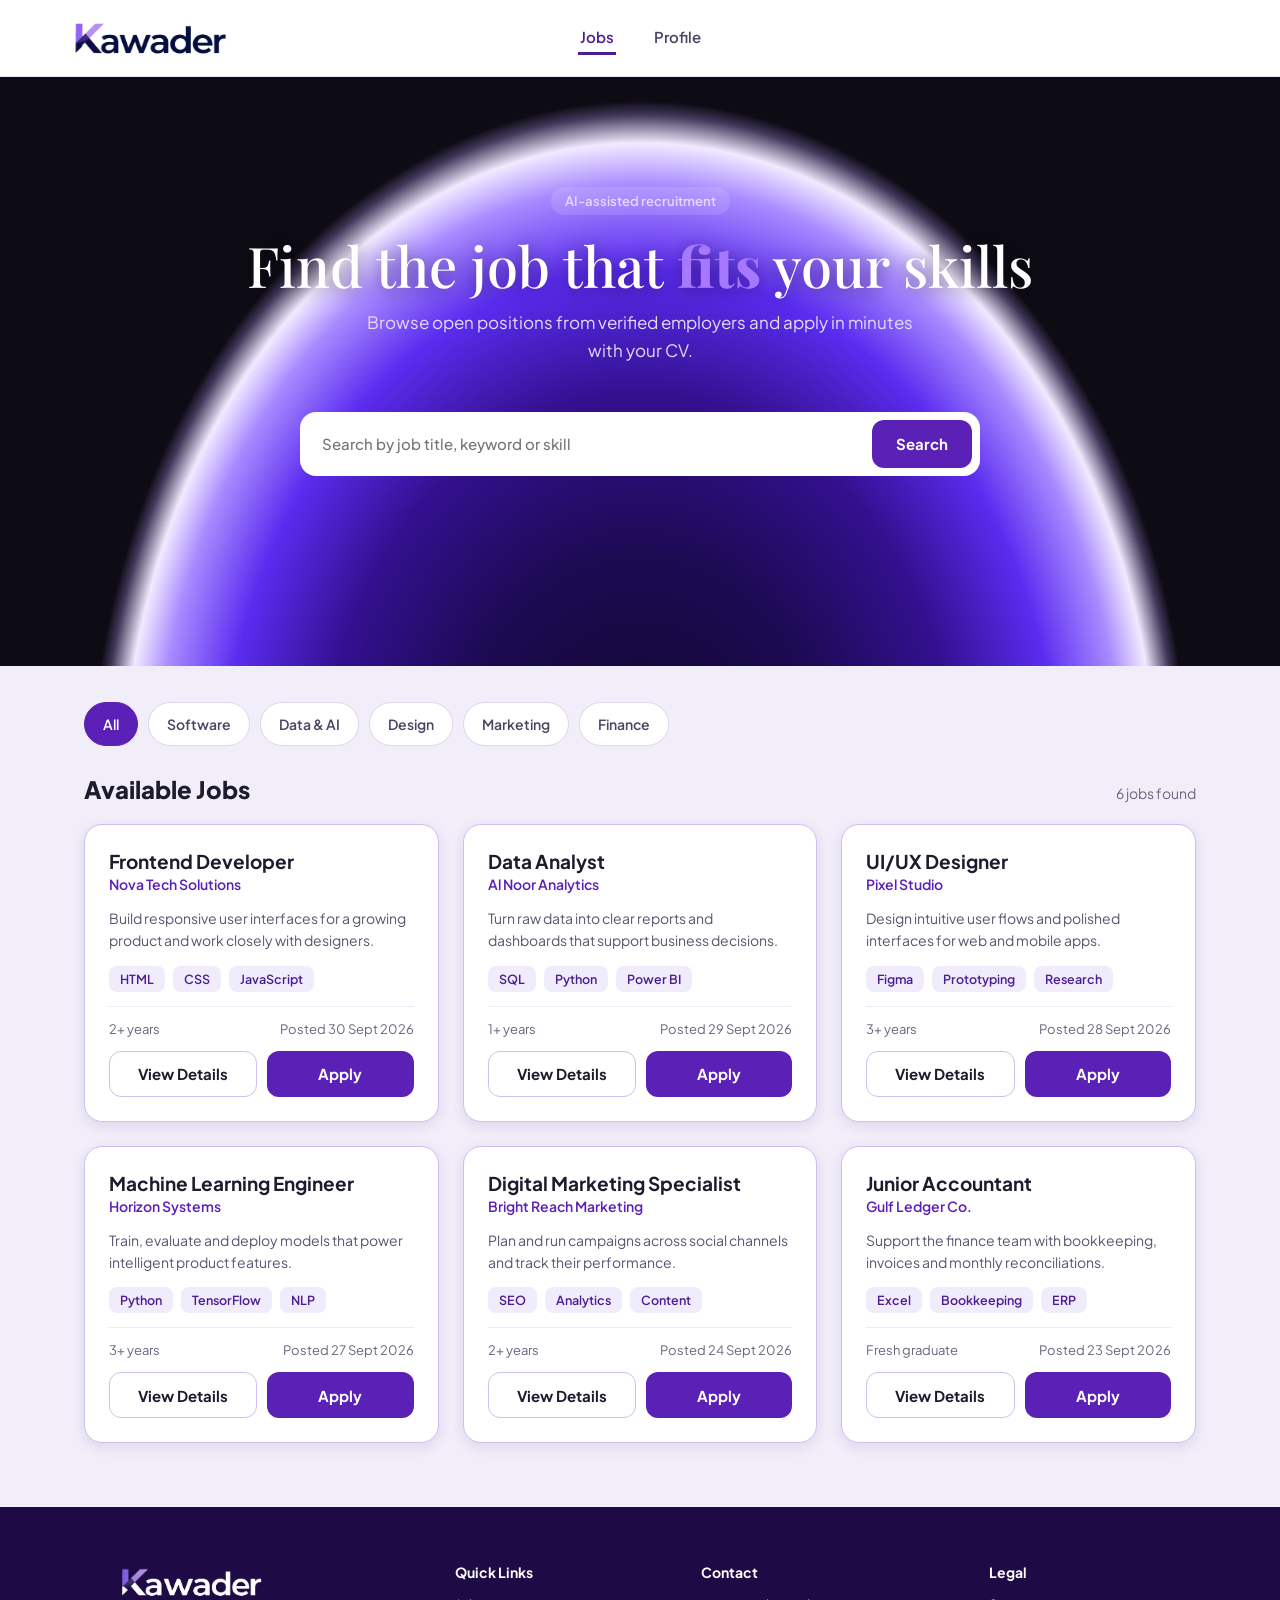
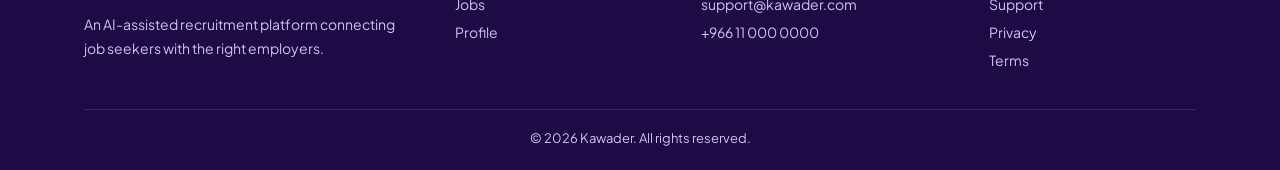
<file: index.html>
<!DOCTYPE html>
<html lang="en">
<head>
  <meta charset="UTF-8">
  <meta name="viewport" content="width=device-width, initial-scale=1">
  <title>Kawader - Jobs</title>
  <link rel="stylesheet" href="style.css">
</head>
<body>
  <div id="app"></div>
  <script src="layout.js"></script>
  <script src="jobs.js"></script>
</body>
</html>
</file>
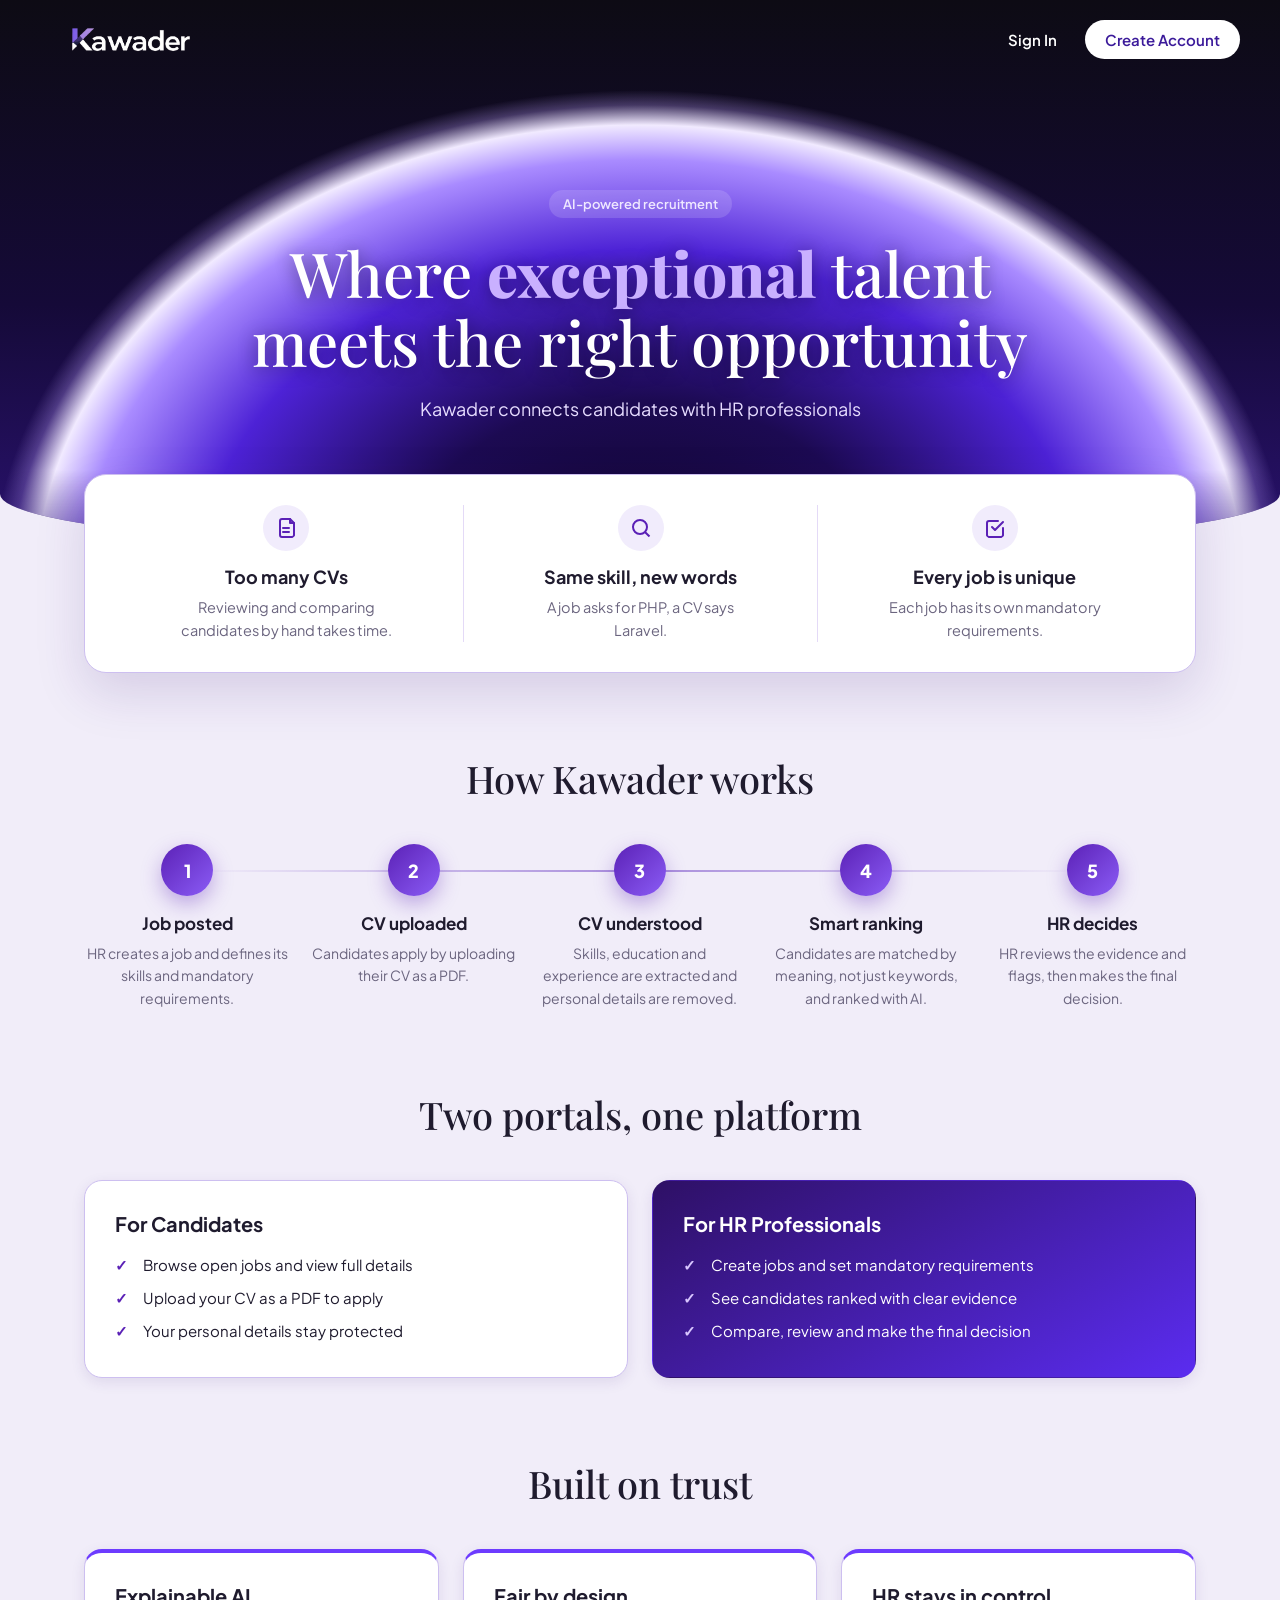
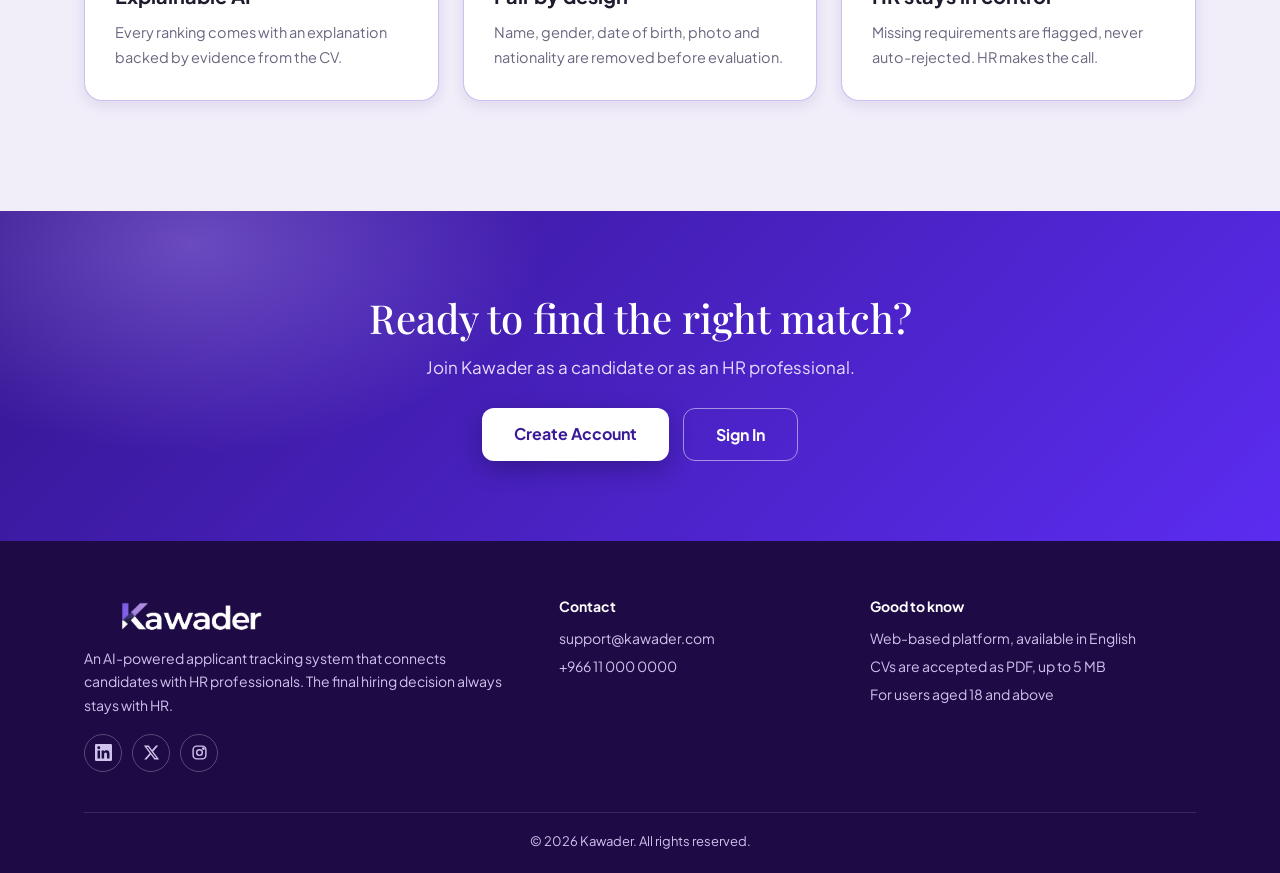
<file: pages/home.html>
<!DOCTYPE html>
<html lang="en">
<head>
  <meta charset="UTF-8">
  <meta name="viewport" content="width=device-width, initial-scale=1">
  <title>Kawader</title>
  <link rel="stylesheet" href="style.css">
</head>
<body id="homePage">

  <!-- Home page: no header, only the top bar and the footer -->
  <section class="page-hero home-hero">
    <div class="home-nav">
      <div class="home-logo-box"><img src="../images/KawaderLogoLight.png" alt="Kawader" class="home-logo"></div>
      <div class="home-top">
        <a href="signin.php">Sign In</a>
        <a href="signup.php" class="home-top-btn">Create Account</a>
      </div>
    </div>
    <div class="page-hero-glow"></div>
    <div class="container home-hero-content">
      <span class="badge">AI-powered recruitment</span>
      <h1>Where <strong>exceptional</strong> talent meets the right opportunity</h1>
      <p>Kawader connects candidates with HR professionals</p>
    </div>
  </section>

  <main class="home-body">
    <div class="container">

      <section class="home-stats-card">
        <div class="home-stats">
          <div class="home-stat"><svg viewBox="0 0 24 24" fill="none" stroke="currentColor" stroke-width="2" stroke-linecap="round" stroke-linejoin="round"><path d="M8 3h8l4 4v12a2 2 0 0 1-2 2H8a2 2 0 0 1-2-2V5a2 2 0 0 1 2-2z"/><path d="M16 3v4h4M9 12h6M9 16h6"/></svg><strong>Too many CVs</strong><span>Reviewing and comparing candidates by hand takes time.</span></div>
          <div class="home-stat"><svg viewBox="0 0 24 24" fill="none" stroke="currentColor" stroke-width="2" stroke-linecap="round" stroke-linejoin="round"><circle cx="11" cy="11" r="7"/><path d="M21 21l-4.3-4.3"/></svg><strong>Same skill, new words</strong><span>A job asks for PHP, a CV says Laravel.</span></div>
          <div class="home-stat"><svg viewBox="0 0 24 24" fill="none" stroke="currentColor" stroke-width="2" stroke-linecap="round" stroke-linejoin="round"><path d="M9 11l3 3 8-8"/><path d="M20 12v7a2 2 0 0 1-2 2H6a2 2 0 0 1-2-2V7a2 2 0 0 1 2-2h9"/></svg><strong>Every job is unique</strong><span>Each job has its own mandatory requirements.</span></div>
        </div>
      </section>

      <section class="home-block">
        <h2>How Kawader works</h2>
        <div class="home-steps">
          <div class="home-step"><div class="home-num">1</div><h3>Job posted</h3><p>HR creates a job and defines its skills and mandatory requirements.</p></div>
          <div class="home-step"><div class="home-num">2</div><h3>CV uploaded</h3><p>Candidates apply by uploading their CV as a PDF.</p></div>
          <div class="home-step"><div class="home-num">3</div><h3>CV understood</h3><p>Skills, education and experience are extracted and personal details are removed.</p></div>
          <div class="home-step"><div class="home-num">4</div><h3>Smart ranking</h3><p>Candidates are matched by meaning, not just keywords, and ranked with AI.</p></div>
          <div class="home-step"><div class="home-num">5</div><h3>HR decides</h3><p>HR reviews the evidence and flags, then makes the final decision.</p></div>
        </div>
      </section>

      <section class="home-block">
        <h2>Two portals, one platform</h2>
        <div class="home-two">
          <div class="card home-card">
            <h3>For Candidates</h3>
            <ul>
              <li>Browse open jobs and view full details</li>
              <li>Upload your CV as a PDF to apply</li>
              <li>Your personal details stay protected</li>
            </ul>
          </div>
          <div class="card home-card dark">
            <h3>For HR Professionals</h3>
            <ul>
              <li>Create jobs and set mandatory requirements</li>
              <li>See candidates ranked with clear evidence</li>
              <li>Compare, review and make the final decision</li>
            </ul>
          </div>
        </div>
      </section>

      <section class="home-block">
        <h2>Built on trust</h2>
        <div class="home-three">
          <div class="card home-card home-trust"><h3>Explainable AI</h3><p>Every ranking comes with an explanation backed by evidence from the CV.</p></div>
          <div class="card home-card home-trust"><h3>Fair by design</h3><p>Name, gender, date of birth, photo and nationality are removed before evaluation.</p></div>
          <div class="card home-card home-trust"><h3>HR stays in control</h3><p>Missing requirements are flagged, never auto-rejected. HR makes the call.</p></div>
        </div>
      </section>

    </div>
  </main>

  <section class="home-cta-band">
    <div class="container">
      <h2>Ready to find the right match?</h2>
      <p>Join Kawader as a candidate or as an HR professional.</p>
      <div class="home-cta">
        <a href="signup.php" class="home-btn home-btn-main">Create Account</a>
        <a href="signin.php" class="home-btn home-btn-ghost">Sign In</a>
      </div>
    </div>
  </section>

  <div id="site-footer"></div>

  <script src="layout.js"></script>
</body>
</html>
</file>
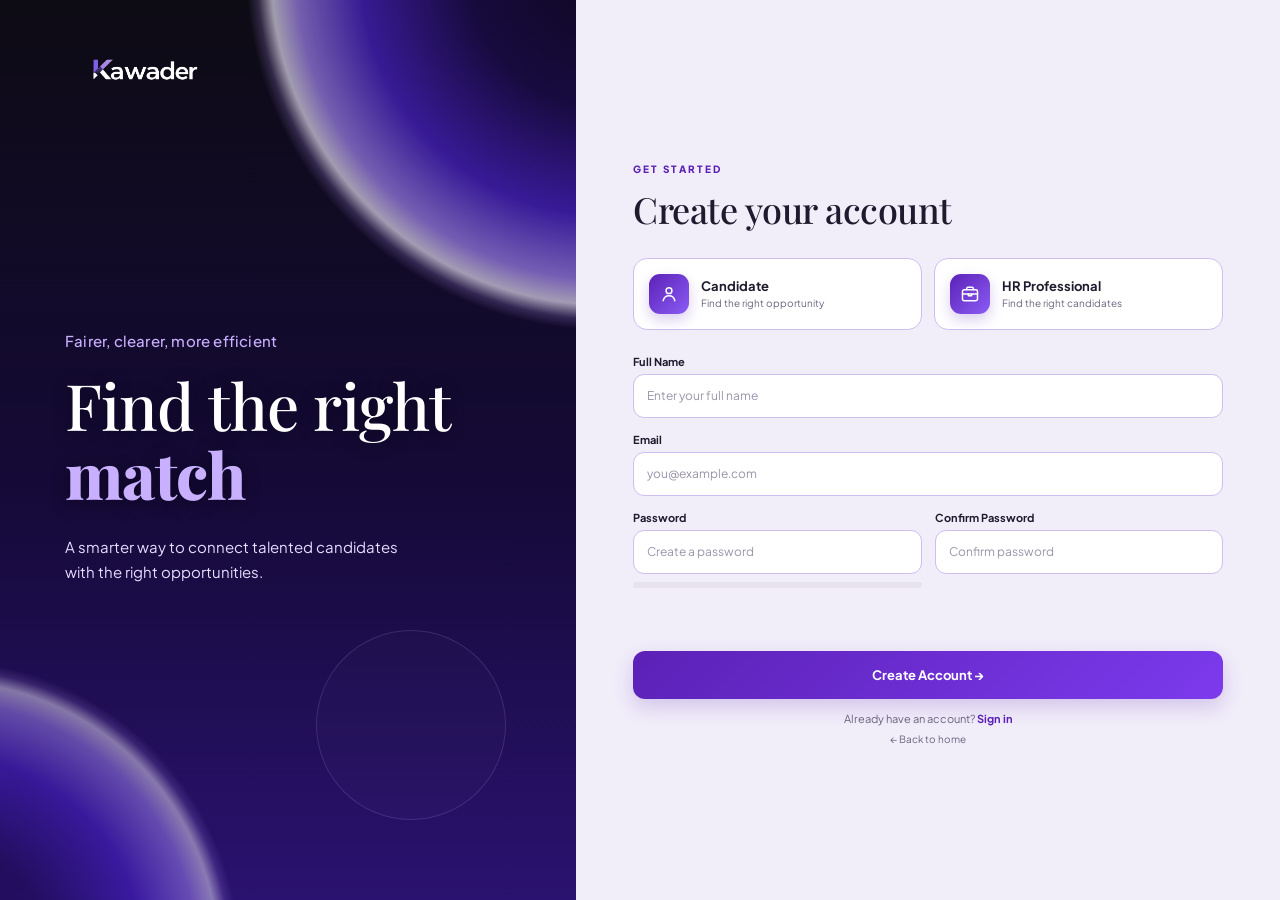
<file: pages/signup.html>
<!DOCTYPE html>
<html lang="en">

<head>
  <meta charset="UTF-8">
  <meta name="viewport" content="width=device-width, initial-scale=1">

  <title>Create Account - Kawader</title>

  <link rel="stylesheet" href="style.css">
</head>

<body class="auth-page">

  <div class="auth-layout">

    <!-- =====================================================
         LEFT VISUAL SECTION
         ===================================================== -->

    <section class="auth-visual">

      <div class="visual-shape shape-one"></div>
      <div class="visual-shape shape-two"></div>
      <div class="visual-shape shape-three"></div>

      <div class="visual-content">

        <a href="home.html">
          <img
            src="../images/KawaderLogoLight.png"
            alt="Kawader"
            class="auth-logo"
          >
        </a>

        <div class="visual-text">

          <span class="auth-tagline">Fairer, clearer, more efficient</span>

          <h1>
            Find the right
            <strong>match</strong>
          </h1>

          <p>
            A smarter way to connect talented candidates
            with the right opportunities.
          </p>

        </div>


    </section>


    <!-- =====================================================
         RIGHT FORM SECTION
         ===================================================== -->

    <section class="auth-form-side">

      <div class="auth-form-wrapper">

        <div class="mobile-logo">

          <img
            src="../images/KawaderLogo.png"
            alt="Kawader"
          >

        </div>


        <div class="form-heading">

          <span class="small-title">
            GET STARTED
          </span>

          <h2>
            Create your account
          </h2>

        </div>


        <!-- =================================================
             ROLE SELECTION
             ================================================= -->

        <div class="role-selection">

          <button
            type="button"
            class="role-card"
            id="candidateRole"
          >

            <div class="role-icon">
  <svg viewBox="0 0 24 24" aria-hidden="true">
    <circle cx="12" cy="8" r="3.5"></circle>
    <path d="M5 20c.8-4 3.1-6 7-6s6.2 2 7 6"></path>
  </svg>
</div>

            <div>
              <strong>Candidate</strong>
              <span>Find the right opportunity</span>
            </div>

            <div class="role-check">
              ✓
            </div>

          </button>


          <button
            type="button"
            class="role-card"
            id="hrRole"
          >

           <div class="role-icon">
  <svg viewBox="0 0 24 24" aria-hidden="true">
    <rect x="3" y="7" width="18" height="13" rx="2"></rect>
    <path d="M8 7V5.5A1.5 1.5 0 0 1 9.5 4h5A1.5 1.5 0 0 1 16 5.5V7"></path>
    <path d="M3 12h18"></path>
    <path d="M10 12v2h4v-2"></path>
  </svg>
</div>

            <div>
              <strong>HR Professional</strong>
              <span>Find the right candidates</span>
            </div>

            <div class="role-check">
              ✓
            </div>

          </button>

        </div>


        <!-- =================================================
             SIGN UP FORM
             ================================================= -->

        <form
          id="signupForm"
          class="signup-form"
        >

          <input
            type="hidden"
            id="role"
            name="role"
          >


          <!-- COMMON INFORMATION -->

          <div
            class="form-section"
            id="commonFields"
          >

            <div class="form-group">

              <label for="fullName">
                Full Name
              </label>

              <input
                type="text"
                id="fullName"
                name="full_name"
                placeholder="Enter your full name"
                required
              >

            </div>


            <div class="form-group">

              <label for="email">
                Email
              </label>

              <input
                type="email"
                id="email"
                name="email"
                placeholder="you@example.com"
                required
              >

            </div>


            <div class="form-row">

              <div class="form-group">

                <label for="password">
                  Password
                </label>

               <input
  type="password"
  id="password"
  name="password"
  placeholder="Create a password"
  minlength="8"
  pattern="(?=.*[A-Z])(?=.*[a-z])(?=.*[0-9])(?=.*[^A-Za-z0-9]).{8,}"
  required
>

<div class="strength-bar">
  <div id="strengthProgress"></div>
</div>

<div id="strengthText" class="strength-text"></div>

<div id="passwordRules" class="password-rules">
  <div>○ At least 8 characters</div>
  <div>○ One uppercase letter</div>
  <div>○ One lowercase letter</div>
  <div>○ One number</div>
  <div>○ One special character</div>
</div>

              </div>


              <div class="form-group">

                <label for="confirmPassword">
                  Confirm Password
                </label>

                <input
                  type="password"
                  id="confirmPassword"
                  name="confirm_password"
                  placeholder="Confirm password"
                  required
                >

                <div id="confirmMessage"></div>

              </div>

            </div>

          </div>


          <!-- =================================================
               CANDIDATE INFORMATION
               ================================================= -->

          <div
            class="conditional-fields"
            id="candidateFields"
          >

            <div class="section-label">

              <span>01</span>

              Candidate information

            </div>


            <div class="form-row">

              <div class="form-group">

                <label for="phone">
                  Phone
                </label>

                <input
                  type="tel"
                  id="phone"
                  name="phone"
                  placeholder="+966 5X XXX XXXX"
                >

              </div>


              <div class="form-group">

                <label for="dob">
                  Date of Birth
                </label>

                <input
                  type="date"
                  id="dob"
                  name="date_of_birth"
                >

              </div>

            </div>


            <div class="form-group">

              <label for="location">
                Location
              </label>

             <div class="location-input">
  <input
    type="text"
    id="location"
    name="location"
    placeholder="Enter your location"
    readonly
  >

    <button type="button" id="getLocation" aria-label="Get current location">
  <svg viewBox="0 0 24 24" aria-hidden="true">
    <path d="M12 21s7-6.2 7-12a7 7 0 1 0-14 0c0 5.8 7 12 7 12z"></path>
    <circle cx="12" cy="9" r="2.5"></circle>
  </svg>
</button>
  
</div>

            </div>


            <div class="form-row">

              <div class="file-box">

                <label for="photo">
                  Profile Photo
                </label>

                <input
                  type="file"
                  id="photo"
                  name="photo"
                  accept="image/*"
                >

              </div>


              <div class="file-box">

                <label for="cv">
                  CV
                </label>

                <input
                  type="file"
                  id="cv"
                  name="cv"
                  accept=".pdf,application/pdf"
                >

                <small>
                  PDF only
                </small>

              </div>

            </div>

          </div>


          <!-- =================================================
               HR INFORMATION
               ================================================= -->

          <div
            class="conditional-fields"
            id="hrFields"
          >

            <div class="section-label">

              <span>01</span>

              HR Professional information

            </div>


            <div class="form-group">

              <label for="companyName">
                Company Name
              </label>

              <input
                type="text"
                id="companyName"
                name="company_name"
                placeholder="Enter your company name"
              >

            </div>

          </div>


          <!-- =================================================
               BUTTON
               ================================================= -->

          <button
            type="submit"
            class="create-btn"
            id="createBtn"
          >

            <span>
              Create Account
            </span>

            <span>
              →
            </span>

          </button>

        </form>


        <p class="signin-link">

          Already have an account?

          <a href="signin.html">
            Sign in
          </a>

        </p>


        <a
          href="home.html"
          class="back-link"
        >
          ← Back to home
        </a>

      </div>

    </section>

  </div>


  <!-- =====================================================
       SIGN UP JAVASCRIPT
       ===================================================== -->

 <script>

  const candidateRole =
    document.getElementById("candidateRole");

  const hrRole =
    document.getElementById("hrRole");

  const candidateFields =
    document.getElementById("candidateFields");

  const hrFields =
    document.getElementById("hrFields");

  const roleInput =
    document.getElementById("role");

  const password =
    document.getElementById("password");

  const confirmPassword =
    document.getElementById("confirmPassword");

  const confirmMessage =
  document.getElementById("confirmMessage");

  confirmPassword.addEventListener("input", function () {

 if (confirmPassword.value === "") {
  confirmMessage.textContent = "";
} else if (confirmPassword.value === password.value) {
  confirmMessage.textContent = "Passwords match";
  confirmMessage.style.color = "#29965a";
} else {
  confirmMessage.textContent = "Passwords do not match";
  confirmMessage.style.color = "#e53935";
}

});

  const passwordRules =
    document.getElementById("passwordRules");

    const strengthText =
  document.getElementById("strengthText");

  const phone =
    document.getElementById("phone");

  const dob =
    document.getElementById("dob");

const locationInput =
  document.getElementById("location");

  const getLocation =
  document.getElementById("getLocation");

  getLocation.addEventListener("click", function () {

  if (!navigator.geolocation) {
    alert("Location is not supported by your browser.");
    return;
  }

  navigator.geolocation.getCurrentPosition(
    function (position) {

      const latitude = position.coords.latitude;
      const longitude = position.coords.longitude;

      locationInput.value =
        latitude + ", " + longitude;

    },
    function () {
      alert("Unable to get your location.");
    }
  );

});

  const cv =
    document.getElementById("cv");

  const companyName =
    document.getElementById("companyName");


  function selectRole(role) {

    roleInput.value = role;

    phone.required = role === "candidate";
    dob.required = role === "candidate";
    locationInput.required = role === "candidate";
    cv.required = role === "candidate";

    companyName.required = role === "hr";


    candidateRole.classList.remove("selected");
    hrRole.classList.remove("selected");

    candidateFields.classList.remove("show");
    hrFields.classList.remove("show");


    if (role === "candidate") {

      candidateRole.classList.add("selected");

      candidateFields.classList.add("show");

    }

    else {

      hrRole.classList.add("selected");

      hrFields.classList.add("show");

    }

  }

cv.addEventListener("change", function () {
  if (cv.files.length > 0 && cv.files[0].size > 5 * 1024 * 1024) {
    alert("CV file size must be less than 5 MB.");
    cv.value = "";
  }
});

  candidateRole.addEventListener(
    "click",
    function () {

      selectRole("candidate");

    }
  );


  hrRole.addEventListener(
    "click",
    function () {

      selectRole("hr");

    }
  );


  password.addEventListener(
  "input",
  function () {

    if (password.value.length > 0) {
      passwordRules.classList.add("show");
    } else {
      passwordRules.classList.remove("show");
    }

    const value = password.value;

    const strengthProgress =
  document.getElementById("strengthProgress");

    const rules = passwordRules.querySelectorAll("div");

   rules[0].textContent =
  (value.length >= 8 ? "✓" : "○") +
  " At least 8 characters";

rules[0].className =
  value.length >= 8 ? "valid" : "invalid";


rules[1].textContent =
  (/[A-Z]/.test(value) ? "✓" : "○") +
  " One uppercase letter";

rules[1].className =
  /[A-Z]/.test(value) ? "valid" : "invalid";


rules[2].textContent =
  (/[a-z]/.test(value) ? "✓" : "○") +
  " One lowercase letter";

rules[2].className =
  /[a-z]/.test(value) ? "valid" : "invalid";


rules[3].textContent =
  (/[0-9]/.test(value) ? "✓" : "○") +
  " One number";

rules[3].className =
  /[0-9]/.test(value) ? "valid" : "invalid";


rules[4].textContent =
  (/[^A-Za-z0-9]/.test(value) ? "✓" : "○") +
  " One special character";

rules[4].textContent =
  (/[^A-Za-z0-9]/.test(value) ? "✓" : "○") +
  " One special character";

rules[4].className =
  /[^A-Za-z0-9]/.test(value) ? "valid" : "invalid";


const score =
  (value.length >= 8 ? 1 : 0) +
  (/[A-Z]/.test(value) ? 1 : 0) +
  (/[a-z]/.test(value) ? 1 : 0) +
  (/[0-9]/.test(value) ? 1 : 0) +
  (/[^A-Za-z0-9]/.test(value) ? 1 : 0);


if (value.length < 8) {
  strengthText.textContent = "Weak";
  strengthText.style.color = "#e53935";

} else if (score <= 4) {
  strengthText.textContent = "Medium";
  strengthText.style.color = "#f39c12";

} else {
  strengthText.textContent = "Strong";
  strengthText.style.color = "#29965a";
}

if (value.length < 8) {
  strengthProgress.style.width = "33%";
  strengthProgress.style.background = "#e53935";
} else if (score <= 4) {
  strengthProgress.style.width = "66%";
  strengthProgress.style.background = "#f39c12";
} else {
  strengthProgress.style.width = "100%";
  strengthProgress.style.background = "#29965a";
}

  }
);


  document
    .getElementById("signupForm")
    .addEventListener(
      "submit",
      function (e) {

        e.preventDefault();


        if (!roleInput.value) {

          alert(
            "Please select Candidate or HR Professional."
          );

          return;

        }


        if (!this.checkValidity()) {

          this.reportValidity();

          return;

        }


        if (
          password.value !==
          confirmPassword.value
        ) {

          alert(
            "Passwords do not match."
          );

          return;

        }


        alert(
          "Account form submitted."
        );

      }
    );

</script>

</body>
</html>
</file>
<file: style.css>
/* Kawader - shared styles used by every page (Jobs-only styles live in jobs.js) */
@import url("https://fonts.googleapis.com/css2?family=Plus+Jakarta+Sans:wght@400;500;600;700;800&display=swap");
@import url("https://fonts.googleapis.com/css2?family=Playfair+Display:wght@500;800&display=swap");
:root {
  --purple: #5b21b6;
  --purple-dark: #4c1d95;
  --purple-light: #f1ecfc;
  --text: #1f1b2e;
  --muted: #6b657f;
  --border: #cdbff0;
}

* {
  box-sizing: border-box;
}

body {
  margin: 0;
  font-family: "Plus Jakarta Sans", sans-serif;
  color: var(--text);
  background: #f1edf9;
}

a {
  text-decoration: none;
}

.container {
  max-width: 1160px;
  margin: 0 auto;
  padding: 0 24px;
}

.sr-only {
  position: absolute;
  left: -9999px;
}

/* Buttons and inputs: purple main button, white outlined secondary button */
.btn-primary, .btn-secondary {
  border-radius: 12px;
  min-height: 46px;
  padding: 0 24px;
  font: 700 15px "Plus Jakarta Sans", sans-serif;
  cursor: pointer;
}

.btn-primary {
  background: var(--purple);
  color: #fff;
  border: 0;
}

.btn-primary:hover {
  background: var(--purple-dark);
}

.btn-primary:disabled {
  opacity: .45;
  cursor: not-allowed;
}

.btn-secondary {
  background: #fff;
  color: var(--text);
  border: 1.5px solid var(--border);
}

.input {
  border: 1.5px solid var(--border);
  border-radius: 12px;
  padding: 0 14px;
  min-height: 46px;
  outline: 0;
  font: 500 15px "Plus Jakarta Sans", sans-serif;
}

/* Card (white box with soft purple border), badge (pill label), tag (small skill label) */
.card {
  background: #fff;
  border: 1.5px solid var(--border);
  border-radius: 18px;
  padding: 24px;
  box-shadow: 0 4px 14px rgba(60,30,120,.10);
}

.badge {
  display: inline-block;
  background: var(--purple-light);
  color: var(--purple-dark);
  font-size: 13px;
  font-weight: 600;
  padding: 6px 14px;
  border-radius: 999px;
}

.tag {
  background: var(--purple-light);
  color: var(--purple-dark);
  font-size: 12.5px;
  font-weight: 600;
  padding: 5px 11px;
  border-radius: 8px;
}

/* Header: white bar, logo on the far left, page links in the middle, dark purple underline on the current page */
.site-header {
  background: #fff;
  border-bottom: 1px solid #e9e4f5;
  box-shadow: 0 2px 12px rgba(60,30,120,.06);
}

.header-inner {
  display: grid;
  grid-template-columns: 1fr auto 1fr;
  align-items: center;
  height: 76px;
  padding: 0 40px;
}

.logo {
  height: 44px;
  display: block;
}

.nav {
  display: flex;
  gap: 36px;
}

.nav a {
  padding: 6px 2px;
  color: #4b4563;
  font-weight: 600;
  font-size: 15px;
  border-bottom: 3px solid transparent;
}

.nav a:hover {
  color: var(--purple-dark);
}

.nav a.active {
  color: var(--purple-dark);
  border-bottom-color: var(--purple-dark);
}

/* Footer: dark purple, 4 columns (description, quick links, contact, legal) and copyright line */
.site-footer {
  background: #1e0a45;
  color: #cfc3ee;
  padding: 56px 0 24px;
}

.footer-grid {
  display: grid;
  grid-template-columns: 1.6fr 1fr 1.2fr 1fr;
  gap: 40px;
}

.footer-grid div {
  display: flex;
  flex-direction: column;
  gap: 10px;
  font-size: 14px;
}

.footer-grid p {
  margin: 0;
  line-height: 1.7;
}

.footer-grid h4 {
  margin: 0 0 4px;
  color: #fff;
  font-size: 14px;
}

.footer-grid a {
  color: #cfc3ee;
}

.footer-grid a:hover {
  color: #fff;
}

.footer-logo {
  height: 40px;
  align-self: flex-start;
}

.copyright {
  border-top: 1px solid rgba(255,255,255,.12);
  margin-top: 40px;
  padding-top: 20px;
  font-size: 13px;
  text-align: center;
}

/* Modal: dark overlay with a white rounded box in the center (used by Job Details and Upload CV) */
.modal-overlay {
  position: fixed;
  inset: 0;
  background: rgba(15,6,40,.6);
  display: flex;
  align-items: center;
  justify-content: center;
  padding: 20px;
  z-index: 100;
}

.modal-overlay[hidden] {
  display: none;
}

.modal {
  background: #fff;
  border-radius: 20px;
  padding: 28px;
  width: 100%;
  max-width: 460px;
}

.modal h3 {
  margin: 0 0 6px;
  font-size: 22px;
}

.modal-actions {
  display: flex;
  justify-content: flex-end;
  gap: 10px;
  margin-top: 16px;
}

.message {
  min-height: 20px;
  margin: 8px 0 0;
  font-size: 13.5px;
  color: var(--muted);
}

.message.error {
  color: #b42318;
}

.message.success {
  color: #0a7a3d;
}

@media (max-width: 960px) {
  .footer-grid {
    grid-template-columns: 1fr 1fr;
  }
}

@media (max-width: 620px) {
  .footer-grid {
    grid-template-columns: 1fr;
  }
  .header-inner {
    display: flex;
    justify-content: space-between;
    padding: 0 16px;
  }
  .nav {
    gap: 20px;
  }
  .modal-actions {
    flex-direction: column-reverse;
  }
}

/* ##########################################################
   jobs.js css page
   ########################################################## */

/* Hero: near-black background with a glowing purple arch behind the title */
#jobsPage .jobs-hero {
  position: relative;
  overflow: hidden;
  background: #0d0b14;
  padding: 110px 0 190px;
}

#jobsPage .jobs-hero-glow {
  position: absolute;
  left: 50%;
  top: 24px;
  width: 1100px;
  height: 1400px;
  margin-left: -550px;
  border-radius: 50%;
  background: radial-gradient(ellipse closest-side, #0f0628 0%, #1c0a52 35%, #33108f 58%, #5b2cf0 76%, #a98bff 88%, #f1eaff 94%, rgba(190,160,255,.3) 98%, rgba(190,160,255,0) 100%);
}

#jobsPage .jobs-hero-content {
  position: relative;
  text-align: center;
  color: #fff;
}

#jobsPage .jobs-hero .badge {
  background: rgba(255,255,255,.12);
  color: #e4d9ff;
}

#jobsPage .jobs-hero h1 {
  margin: 18px 0 12px;
  font-family: "Playfair Display", serif;
  font-size: 56px;
  line-height: 1.15;
  font-weight: 500;
  text-shadow: 0 2px 18px rgba(0,0,0,.45);
}

#jobsPage .jobs-hero h1 strong {
  font-weight: 800;
  color: #a678ff;
}

#jobsPage .jobs-hero p {
  margin: 0 auto 48px;
  max-width: 560px;
  font-size: 17px;
  line-height: 1.6;
  color: #e6dcff;
}

/* Search bar: white rounded box with the input and the Search button */
#jobsPage .jobs-search {
  display: flex;
  gap: 10px;
  max-width: 680px;
  margin: 0 auto;
  background: #fff;
  padding: 8px;
  border-radius: 16px;
}

#jobsPage .jobs-search .input {
  flex: 1;
  min-width: 0;
  border: 0;
  min-height: 48px;
}

/* Category filter chips and the 'Available Jobs' heading */
#jobsPage .jobs-section {
  padding-top: 36px;
  padding-bottom: 64px;
}

#jobsPage .jobs-filters {
  display: flex;
  flex-wrap: wrap;
  gap: 10px;
  margin-bottom: 28px;
}

#jobsPage .jobs-chip {
  border: 1px solid #ddd6ee;
  background: #fff;
  color: #4b4563;
  font: 600 14px "Plus Jakarta Sans", sans-serif;
  padding: 10px 18px;
  border-radius: 999px;
  min-height: 44px;
  cursor: pointer;
}

#jobsPage .jobs-chip.active {
  background: var(--purple);
  border-color: var(--purple);
  color: #fff;
}

#jobsPage .jobs-head {
  display: flex;
  align-items: baseline;
  justify-content: space-between;
  margin-bottom: 20px;
}

#jobsPage .jobs-head h2 {
  margin: 0;
  font-size: 24px;
  font-weight: 800;
}

#jobsPage .jobs-head span {
  font-size: 14px;
  color: var(--muted);
}

/* Jobs grid: 3 cards per row (2 on tablet, 1 on phone) */
#jobsPage .jobs-grid {
  display: grid;
  grid-template-columns: repeat(3, 1fr);
  gap: 24px;
}

#jobsPage .jobs-empty {
  grid-column: 1 / -1;
  text-align: center;
  color: var(--muted);
  padding: 40px 0;
}

/* Job card: lifts up slightly on hover */
#jobsPage .job-card {
  display: flex;
  flex-direction: column;
  gap: 14px;
  transition: transform .2s, box-shadow .2s, border-color .2s;
}

#jobsPage .job-card:hover {
  transform: translateY(-4px);
  box-shadow: 0 14px 30px rgba(91,33,182,.14);
  border-color: #a78bdb;
}

#jobsPage .job-card h3 {
  margin: 0;
  font-size: 19px;
}

#jobsPage .job-company {
  font-size: 14px;
  color: var(--purple);
  font-weight: 600;
  margin-top: 2px;
}

#jobsPage .job-desc {
  margin: 0;
  font-size: 14px;
  line-height: 1.6;
  color: #5a5470;
}

#jobsPage .job-tags {
  display: flex;
  flex-wrap: wrap;
  gap: 8px;
}

#jobsPage .job-meta {
  display: flex;
  justify-content: space-between;
  gap: 8px;
  font-size: 13px;
  color: var(--muted);
  border-top: 1px solid #efeaf8;
  padding-top: 14px;
  margin-top: auto;
}

/* View Details / Apply buttons inside each card */
#jobsPage .job-actions {
  display: flex;
  gap: 10px;
}

#jobsPage .job-actions button {
  flex: 1;
  padding: 0 12px;
}

/* View Details modal (reuses the shared modal styles) */
#jobsPage .details-modal {
  max-width: 640px;
  max-height: 90vh;
  overflow-y: auto;
}

#jobsPage .details-meta {
  display: grid;
  grid-template-columns: 1fr 1fr;
  gap: 12px;
  margin: 18px 0 6px;
}

#jobsPage .details-meta div {
  background: var(--purple-light);
  border-radius: 12px;
  padding: 12px 14px;
  display: flex;
  flex-direction: column;
  gap: 2px;
}

#jobsPage .details-meta small {
  color: var(--muted);
  font-size: 12px;
}

#jobsPage .details-meta span {
  font-weight: 700;
  font-size: 14px;
}

#jobsPage .details-modal h4 {
  margin: 22px 0 8px;
  font-size: 15px;
}

#jobsPage .details-modal p, #jobsPage .details-modal ul {
  margin: 0;
  font-size: 14px;
  line-height: 1.7;
  color: #5a5470;
}

#jobsPage .details-modal ul {
  padding-left: 20px;
}

/* Upload your CV modal: header, progress steps, drop zone, profile CV link */
#jobsPage #applyModal .modal {
  max-width: 540px;
}

#jobsPage .apply-header {
  display: flex;
  justify-content: space-between;
  align-items: flex-start;
  gap: 16px;
}

#jobsPage .apply-header h3 {
  font-size: 26px;
  font-weight: 800;
}

#jobsPage .apply-subtitle {
  margin: 6px 0 0;
  font-size: 14.5px;
  color: var(--muted);
}

#jobsPage .close-btn {
  width: 40px;
  height: 40px;
  flex-shrink: 0;
  border: 0;
  border-radius: 50%;
  background: #f3f1f9;
  font-size: 22px;
  color: var(--text);
  cursor: pointer;
}

#jobsPage .close-btn:hover {
  background: var(--purple-light);
}

#jobsPage .steps {
  display: flex;
  gap: 12px;
  margin: 20px 0;
}

#jobsPage .steps span {
  flex: 1;
  height: 6px;
  border-radius: 999px;
  background: #e6dcfb;
}

#jobsPage .steps span.on {
  background: linear-gradient(90deg, #4c1d95, #7c3aed);
}

#jobsPage .upload-box {
  display: flex;
  flex-direction: column;
  align-items: center;
  gap: 6px;
  padding: 44px 16px;
  border: 1.5px dashed #c9a8f0;
  border-radius: 20px;
  background: #f0e9fc;
  text-align: center;
  cursor: pointer;
  transition: background .2s, border-color .2s;
}

.upload-box:hover,
#jobsPage .upload-box.dragging {
  background: #e9dffb;
  border-color: var(--purple);
}

#jobsPage .upload-box svg {
  width: 40px;
  height: 40px;
  margin-bottom: 10px;
  color: var(--purple);
}

#jobsPage .upload-box strong {
  font-size: 19px;
  word-break: break-all;
}

#jobsPage .upload-box small {
  font-size: 14px;
  color: var(--muted);
}

#jobsPage .link-btn {
  display: block;
  margin: 20px 0 0 6px;
  padding: 0;
  border: 0;
  background: none;
  font: 600 16px "Plus Jakarta Sans", sans-serif;
  color: #7c3aed;
  cursor: pointer;
}

#jobsPage .link-btn[hidden] {
  display: none;
}

@media (max-width: 960px) {
  #jobsPage .jobs-grid {
    grid-template-columns: repeat(2, 1fr);
  }
  #jobsPage .jobs-hero h1 {
    font-size: 44px;
  }
}

@media (max-width: 620px) {
  #jobsPage .jobs-grid {
    grid-template-columns: 1fr;
  }
  #jobsPage .jobs-hero {
    padding: 72px 0 120px;
  }
  #jobsPage .jobs-hero-glow {
    width: 760px;
    height: 1000px;
    margin-left: -380px;
  }
  #jobsPage .jobs-hero h1 {
    font-size: 34px;
  }
  #jobsPage .jobs-search {
    flex-direction: column;
  }
  #jobsPage .details-meta {
    grid-template-columns: 1fr;
  }
}

/* ##########################################################
   END OF jobs.js PAGE STYLES
   ########################################################## */
</file>
<file: pages/style.css>
/* Kawader - shared styles used by every page (each page has its own section at the bottom) */
@import url("https://fonts.googleapis.com/css2?family=Plus+Jakarta+Sans:wght@400;500;600;700;800&display=swap");
@import url("https://fonts.googleapis.com/css2?family=Playfair+Display:wght@500;800&display=swap");
:root {
  --purple: #5b21b6;
  --purple-dark: #4c1d95;
  --purple-light: #f1ecfc;
  --text: #1f1b2e;
  --muted: #6b657f;
  --border: #cdbff0;
}

* {
  box-sizing: border-box;
}

body {
  margin: 0;
  font-family: "Plus Jakarta Sans", sans-serif;
  color: var(--text);
  background: #f1edf9;
}

a {
  text-decoration: none;
}

.container {
  max-width: 1160px;
  margin: 0 auto;
  padding: 0 24px;
}

.sr-only {
  position: absolute;
  left: -9999px;
}

/* Buttons and inputs: purple main button, white outlined secondary button */
.btn-primary, .btn-secondary {
  border-radius: 12px;
  min-height: 46px;
  padding: 0 24px;
  font: 700 15px "Plus Jakarta Sans", sans-serif;
  cursor: pointer;
}

.btn-primary {
  background: var(--purple);
  color: #fff;
  border: 0;
}

.btn-primary:hover {
  background: var(--purple-dark);
}

.btn-primary:disabled {
  opacity: .45;
  cursor: not-allowed;
}

.btn-secondary {
  background: #fff;
  color: var(--text);
  border: 1.5px solid var(--border);
}

.input {
  border: 1.5px solid var(--border);
  border-radius: 12px;
  padding: 0 14px;
  min-height: 46px;
  outline: 0;
  font: 500 15px "Plus Jakarta Sans", sans-serif;
}

/* Card (white box with soft purple border), badge (pill label), tag (small skill label) */
.card {
  background: #fff;
  border: 1.5px solid var(--border);
  border-radius: 18px;
  padding: 24px;
  box-shadow: 0 4px 14px rgba(60,30,120,.10);
}

.badge {
  display: inline-block;
  background: var(--purple-light);
  color: var(--purple-dark);
  font-size: 13px;
  font-weight: 600;
  padding: 6px 14px;
  border-radius: 999px;
}

.tag {
  background: var(--purple-light);
  color: var(--purple-dark);
  font-size: 12.5px;
  font-weight: 600;
  padding: 5px 11px;
  border-radius: 8px;
}

/* Header: white bar, logo on the far left, page links in the middle, dark purple underline on the current page */
.site-header {
  background: #fff;
  border-bottom: 1px solid #e9e4f5;
  box-shadow: 0 2px 12px rgba(60,30,120,.06);
}

.header-inner {
  display: grid;
  grid-template-columns: 1fr auto 1fr;
  align-items: center;
  height: 76px;
  padding: 0 40px;
}

.logo {
  height: 44px;
  display: block;
}

.nav {
  display: flex;
  gap: 36px;
}

.nav a {
  padding: 6px 2px;
  color: #4b4563;
  font-weight: 600;
  font-size: 15px;
  border-bottom: 3px solid transparent;
}

.nav a:hover {
  color: var(--purple-dark);
}

.nav a.active {
  color: var(--purple-dark);
  border-bottom-color: var(--purple-dark);
}

/* Sign Out link on the right side of the header */
.auth-buttons {
  display: flex;
  justify-content: flex-end;
  align-items: center;
  gap: 8px;
}

.auth-link {
  padding: 10px 14px;
  font-weight: 600;
  font-size: 15px;
  color: #4b4563;
}

.auth-link:hover {
  color: var(--purple-dark);
}

/* Footer: dark purple, 4 columns (description, contact, about the project) and copyright line */
.site-footer {
  background: #1e0a45;
  color: #cfc3ee;
  padding: 56px 0 24px;
}

.footer-grid {
  display: grid;
  grid-template-columns: 1.6fr 1fr 1.2fr;
  gap: 40px;
}

.footer-grid div {
  display: flex;
  flex-direction: column;
  gap: 10px;
  font-size: 14px;
}

.footer-grid p {
  margin: 0;
  line-height: 1.7;
}

.footer-grid h4 {
  margin: 0 0 4px;
  color: #fff;
  font-size: 14px;
}

.footer-grid a {
  color: #cfc3ee;
}

.footer-grid a:hover {
  color: #fff;
}

/* Social icons under the footer description */
.footer-grid .footer-social {
  flex-direction: row;
  gap: 10px;
  margin-top: 6px;
}

.footer-social a {
  display: grid;
  place-items: center;
  width: 38px;
  height: 38px;
  border: 1px solid rgba(255,255,255,.25);
  border-radius: 50%;
}

.footer-social a:hover {
  background: rgba(255,255,255,.12);
  border-color: #fff;
}

.footer-social svg {
  width: 17px;
  height: 17px;
}

.footer-logo {
  height: 40px;
  align-self: flex-start;
}

.copyright {
  border-top: 1px solid rgba(255,255,255,.12);
  margin-top: 40px;
  padding-top: 20px;
  font-size: 13px;
  text-align: center;
}

/* Modal: dark overlay with a white rounded box in the center (used by Job Details and Upload CV) */
.modal-overlay {
  position: fixed;
  inset: 0;
  background: rgba(15,6,40,.6);
  display: flex;
  align-items: center;
  justify-content: center;
  padding: 20px;
  z-index: 100;
}

.modal-overlay[hidden] {
  display: none;
}

.modal {
  background: #fff;
  border-radius: 20px;
  padding: 28px;
  width: 100%;
  max-width: 460px;
}

.modal h3 {
  margin: 0 0 6px;
  font-size: 22px;
}

.modal-actions {
  display: flex;
  justify-content: flex-end;
  gap: 10px;
  margin-top: 16px;
}

.message {
  min-height: 20px;
  margin: 8px 0 0;
  font-size: 13.5px;
  color: var(--muted);
}

.message.error {
  color: #b42318;
}

.message.success {
  color: #0a7a3d;
}

@media (max-width: 960px) {
  .footer-grid {
    grid-template-columns: 1fr 1fr;
  }
}

@media (max-width: 620px) {
  .footer-grid {
    grid-template-columns: 1fr;
  }
  .header-inner {
    display: flex;
    justify-content: space-between;
    padding: 0 16px;
  }
  .nav {
    gap: 12px;
  }
  .nav a {
    font-size: 13px;
  }
  .logo {
    height: 34px;
  }
  .modal-actions {
    flex-direction: column-reverse;
  }
}

/* Page hero (used by Home and Jobs): dark background that blends into deep purple,
   with a glowing dome that fades out smoothly. Same look on every page that uses it. */
.page-hero {
  position: relative;
  overflow: hidden;
  padding: 190px 0 130px;
  border-radius: 0 0 50% 50% / 0 0 60px 60px;
  background: linear-gradient(180deg, #0d0b14 0%, #150a38 55%, #2a1270 100%);
}

.page-hero-glow {
  position: absolute;
  left: 50%;
  top: 90px;
  width: 1300px;
  height: 1000px;
  margin-left: -650px;
  border-radius: 50%;
  background: radial-gradient(ellipse closest-side, #0f0628 0%, #1c0a52 38%, #4d22d6 68%, #a98bff 86%, #f1eaff 93%, rgba(190,160,255,.3) 97%, rgba(190,160,255,0) 100%);
  -webkit-mask-image: linear-gradient(#000 0%, #000 38%, transparent 53%);
  mask-image: linear-gradient(#000 0%, #000 38%, transparent 53%);
}

@media (max-width: 620px) {
  .page-hero {
    padding: 130px 0 90px;
  }
  .page-hero-glow {
    top: 60px;
    width: 900px;
    height: 800px;
    margin-left: -450px;
  }
}

/* ##########################################################
   START OF JOBS PAGE STYLES  (owner: Jobs page)
   - Every selector here starts with #jobsPage, so it only
     affects the Jobs page. Please do not edit this section.
   - Other pages: do NOT write inside this section. Add your
     own section AFTER the "END OF JOBS PAGE STYLES" line:
       1. wrap your page in <div id="yourPage">
       2. start every selector with #yourPage
          example:  #profilePage .title { ... }
   ########################################################## */

#jobsPage .jobs-hero-content {
  position: relative;
  text-align: center;
  color: #fff;
}

#jobsPage .jobs-hero .badge {
  background: rgba(255,255,255,.12);
  color: #e4d9ff;
}

#jobsPage .jobs-hero h1 {
  margin: 18px 0 12px;
  font-family: "Playfair Display", serif;
  font-size: 56px;
  line-height: 1.15;
  font-weight: 500;
  text-shadow: 0 2px 18px rgba(0,0,0,.45);
}

#jobsPage .jobs-hero h1 strong {
  font-weight: 800;
  color: #a678ff;
}

#jobsPage .jobs-hero p {
  margin: 0 auto 48px;
  max-width: 560px;
  font-size: 17px;
  line-height: 1.6;
  color: #e6dcff;
}

/* Search bar: white rounded box with the input and the Search button */
#jobsPage .jobs-search {
  display: flex;
  gap: 10px;
  max-width: 680px;
  margin: 0 auto;
  background: #fff;
  padding: 8px;
  border-radius: 16px;
}

#jobsPage .jobs-search .input {
  flex: 1;
  min-width: 0;
  border: 0;
  min-height: 48px;
}

/* Category filter chips and the 'Available Jobs' heading */
#jobsPage .jobs-section {
  padding-top: 36px;
  padding-bottom: 64px;
}

#jobsPage .jobs-filters {
  display: flex;
  flex-wrap: wrap;
  gap: 10px;
  margin-bottom: 28px;
}

#jobsPage .jobs-chip {
  border: 1px solid #ddd6ee;
  background: #fff;
  color: #4b4563;
  font: 600 14px "Plus Jakarta Sans", sans-serif;
  padding: 10px 18px;
  border-radius: 999px;
  min-height: 44px;
  cursor: pointer;
}

#jobsPage .jobs-chip.active {
  background: var(--purple);
  border-color: var(--purple);
  color: #fff;
}

#jobsPage .jobs-head {
  display: flex;
  align-items: baseline;
  justify-content: space-between;
  margin-bottom: 20px;
}

#jobsPage .jobs-head h2 {
  margin: 0;
  font-size: 24px;
  font-weight: 800;
}

#jobsPage .jobs-head span {
  font-size: 14px;
  color: var(--muted);
}

/* Jobs grid: 3 cards per row (2 on tablet, 1 on phone) */
#jobsPage .jobs-grid {
  display: grid;
  grid-template-columns: repeat(3, 1fr);
  gap: 24px;
}

#jobsPage .jobs-empty {
  grid-column: 1 / -1;
  text-align: center;
  color: var(--muted);
  padding: 40px 0;
}

/* Job card: lifts up slightly on hover */
#jobsPage .job-card {
  display: flex;
  flex-direction: column;
  gap: 14px;
  transition: transform .2s, box-shadow .2s, border-color .2s;
}

#jobsPage .job-card:hover {
  transform: translateY(-4px);
  box-shadow: 0 14px 30px rgba(91,33,182,.14);
  border-color: #a78bdb;
}

#jobsPage .job-card h3 {
  margin: 0;
  font-size: 19px;
}

#jobsPage .job-company {
  font-size: 14px;
  color: var(--purple);
  font-weight: 600;
  margin-top: 2px;
}

/* City with a small pin icon, shown on the card (experience is only inside the details) */
#jobsPage .job-city {
  display: flex;
  align-items: center;
  gap: 5px;
}

#jobsPage .job-city svg {
  width: 14px;
  height: 14px;
  flex-shrink: 0;
}

#jobsPage .job-desc {
  margin: 0;
  font-size: 14px;
  line-height: 1.6;
  color: #5a5470;
}

#jobsPage .job-tags {
  display: flex;
  flex-wrap: wrap;
  gap: 8px;
}

#jobsPage .job-meta {
  display: flex;
  justify-content: space-between;
  gap: 8px;
  font-size: 13px;
  color: var(--muted);
  border-top: 1px solid #efeaf8;
  padding-top: 14px;
  margin-top: auto;
}

/* View Details / Apply buttons inside each card */
#jobsPage .job-actions {
  display: flex;
  gap: 10px;
}

#jobsPage .job-actions button {
  flex: 1;
  padding: 0 12px;
}

/* View Details modal (reuses the shared modal styles) */
#jobsPage .details-modal {
  max-width: 640px;
  max-height: 90vh;
  overflow-y: auto;
}

#jobsPage .details-meta {
  display: grid;
  grid-template-columns: 1fr 1fr;
  gap: 12px;
  margin: 18px 0 6px;
}

#jobsPage .details-meta div {
  background: var(--purple-light);
  border-radius: 12px;
  padding: 12px 14px;
  display: flex;
  flex-direction: column;
  gap: 2px;
}

#jobsPage .details-meta small {
  color: var(--muted);
  font-size: 12px;
}

#jobsPage .details-meta span {
  font-weight: 700;
  font-size: 14px;
}

#jobsPage .details-modal h4 {
  margin: 22px 0 8px;
  font-size: 15px;
}

#jobsPage .details-modal p, #jobsPage .details-modal ul {
  margin: 0;
  font-size: 14px;
  line-height: 1.7;
  color: #5a5470;
}

#jobsPage .details-modal ul {
  padding-left: 20px;
}

/* Upload your CV modal: header, progress steps, drop zone, profile CV link */
#jobsPage #applyModal .modal {
  max-width: 540px;
}

#jobsPage .apply-header {
  display: flex;
  justify-content: space-between;
  align-items: flex-start;
  gap: 16px;
}

#jobsPage .apply-header h3 {
  font-size: 26px;
  font-weight: 800;
}

#jobsPage .apply-subtitle {
  margin: 6px 0 0;
  font-size: 14.5px;
  color: var(--muted);
}

#jobsPage .close-btn {
  width: 40px;
  height: 40px;
  flex-shrink: 0;
  border: 0;
  border-radius: 50%;
  background: #f3f1f9;
  font-size: 22px;
  color: var(--text);
  cursor: pointer;
}

#jobsPage .close-btn:hover {
  background: var(--purple-light);
}

#jobsPage .steps {
  display: flex;
  gap: 12px;
  margin: 20px 0;
}

#jobsPage .steps span {
  flex: 1;
  height: 6px;
  border-radius: 999px;
  background: #e6dcfb;
}

#jobsPage .steps span.on {
  background: linear-gradient(90deg, #4c1d95, #7c3aed);
}

#jobsPage .upload-box {
  display: flex;
  flex-direction: column;
  align-items: center;
  gap: 6px;
  padding: 44px 16px;
  border: 1.5px dashed #c9a8f0;
  border-radius: 20px;
  background: #f0e9fc;
  text-align: center;
  cursor: pointer;
  transition: background .2s, border-color .2s;
}

#jobsPage .upload-box:hover,
#jobsPage .upload-box.dragging {
  background: #e9dffb;
  border-color: var(--purple);
}

#jobsPage .upload-box svg {
  width: 40px;
  height: 40px;
  margin-bottom: 10px;
  color: var(--purple);
}

#jobsPage .upload-box strong {
  font-size: 19px;
  word-break: break-all;
}

#jobsPage .upload-box small {
  font-size: 14px;
  color: var(--muted);
}

#jobsPage .link-btn {
  display: block;
  margin: 20px 0 0 6px;
  padding: 0;
  border: 0;
  background: none;
  font: 600 16px "Plus Jakarta Sans", sans-serif;
  color: #7c3aed;
  cursor: pointer;
}

#jobsPage .link-btn[hidden] {
  display: none;
}

@media (max-width: 960px) {
  #jobsPage .jobs-grid {
    grid-template-columns: repeat(2, 1fr);
  }
  #jobsPage .jobs-hero h1 {
    font-size: 44px;
  }
}

@media (max-width: 620px) {
  #jobsPage .jobs-grid {
    grid-template-columns: 1fr;
  }
  #jobsPage .jobs-hero h1 {
    font-size: 34px;
  }
  #jobsPage .jobs-search {
    flex-direction: column;
  }
  #jobsPage .details-meta {
    grid-template-columns: 1fr;
  }
}

/* ##########################################################
   END OF JOBS PAGE STYLES
   Add the styles of your page below this line
   ########################################################## */

/* ##########################################################
   START OF HOME PAGE STYLES  (owner: Home page)
   Every selector starts with #homePage (the id of the <body> of that page)
   ########################################################## */
#homePage .home-hero-content {
  position:relative;
  text-align:center;
  color:#fff;
}

#homePage .home-hero .badge {
  background:rgba(255,255,255,.14);
  color:#efe8ff;
}

#homePage .home-hero h1 {
  max-width:860px;
  margin:20px auto 18px;
  font-family:"Playfair Display",serif;
  font-size:62px;
  line-height:1.12;
  font-weight:500;
  text-shadow:0 2px 18px rgba(0,0,0,.45);
}

#homePage .home-hero h1 strong {
  font-weight:800;
  color:#c9b0ff;
}

#homePage .home-hero-content > p {
  max-width:560px;
  margin:0 auto;
  font-size:18px;
  line-height:1.6;
  color:#e6dcff;
}






/* Top bar: logo on the left, Sign In and Create Account on the right */
#homePage .home-nav {
  position:absolute;
  top:0;
  left:0;
  right:0;
  z-index:2;
  display:flex;
  align-items:center;
  justify-content:space-between;
  padding:20px 40px;
}

#homePage .home-logo-box {
  display:flex;
}

#homePage .home-logo {
  height:34px;
}

#homePage .home-top {
  display:flex;
  align-items:center;
  gap:8px;
}

#homePage .home-top a {
  padding:10px 20px;
  border-radius:999px;
  font-weight:600;
  font-size:15px;
  color:#fff;
}

#homePage .home-top a:hover {
  background:rgba(255,255,255,.12);
}

#homePage .home-top .home-top-btn {
  background:#fff;
  color:#3b1a9a;
}

#homePage .home-top .home-top-btn:hover {
  background:#efe8ff;
}

/* Light content area */
#homePage .home-body {
  display:block;
  padding-bottom:30px;
}

#homePage .home-stats-card {
  position:relative;
  z-index:2;
  margin-top:-80px;
  margin-bottom:80px;
  padding:30px 24px;
  border:1.5px solid var(--border);
  border-radius:22px;
  background:#fff;
  box-shadow:0 20px 50px rgba(60,30,120,.15);
}

#homePage .home-stats {
  display:grid;
  grid-template-columns:repeat(3,1fr);
  text-align:center;
}

#homePage .home-stat {
  padding:0 20px;
}

#homePage .home-stat+.home-stat {
  border-left:1px solid #e4daf7;
}

#homePage .home-stat svg {
  display:block;
  width:46px;
  height:46px;
  margin:0 auto 14px;
  padding:11px;
  border-radius:50%;
  background:var(--purple-light);
  color:var(--purple);
}

#homePage .home-stat strong {
  display:block;
  font-size:18px;
  font-weight:700;
  color:var(--text);
}

#homePage .home-stat span {
  display:block;
  max-width:230px;
  margin:8px auto 0;
  font-size:14.5px;
  line-height:1.6;
  color:var(--muted);
}

#homePage .home-block {
  margin-bottom:80px;
}

#homePage .home-block h2 {
  margin:0 0 40px;
  text-align:center;
  font-family:"Playfair Display",serif;
  font-size:38px;
  font-weight:500;
  color:var(--text);
}

/* How it works: 5 numbered steps joined by a line */
#homePage .home-steps {
  position:relative;
  display:grid;
  grid-template-columns:repeat(5,1fr);
  gap:20px;
}

#homePage .home-steps::before {
  content:"";
  position:absolute;
  top:26px;
  left:10%;
  right:10%;
  height:2px;
  background:linear-gradient(90deg,transparent,#a78bdb,transparent);
}

#homePage .home-step {
  position:relative;
  text-align:center;
}

#homePage .home-num {
  display:grid;
  place-items:center;
  width:52px;
  height:52px;
  margin:0 auto 16px;
  border-radius:50%;
  background:linear-gradient(135deg,#5b21b6,#8b5cf6);
  box-shadow:0 8px 20px rgba(91,33,182,.35);
  font-weight:800;
  font-size:18px;
  color:#fff;
}

#homePage .home-step h3 {
  margin:0 0 8px;
  font-size:17px;
}

#homePage .home-step p {
  margin:0;
  font-size:14px;
  line-height:1.6;
  color:var(--muted);
}

/* Cards */
#homePage .home-two {
  display:grid;
  grid-template-columns:repeat(2,1fr);
  gap:24px;
}

#homePage .home-three {
  display:grid;
  grid-template-columns:repeat(3,1fr);
  gap:24px;
}

#homePage .home-card {
  padding:30px;
  transition:transform .2s,box-shadow .2s;
}

#homePage .home-card:hover {
  transform:translateY(-4px);
  box-shadow:0 14px 30px rgba(91,33,182,.16);
}

#homePage .home-card h3 {
  margin:0 0 12px;
  font-size:20px;
}

#homePage .home-card p {
  margin:0;
  font-size:14.5px;
  line-height:1.7;
  color:var(--muted);
}

#homePage .home-card ul {
  margin:0;
  padding:0;
  list-style:none;
}

#homePage .home-card li {
  position:relative;
  padding:7px 0 7px 28px;
  font-size:15px;
}

#homePage .home-card li::before {
  content:"\2713";
  position:absolute;
  left:0;
  font-weight:700;
  color:var(--purple);
}

#homePage .home-card.dark {
  border-color:transparent;
  background:linear-gradient(150deg,#2e1065,#5b2cf0);
  color:#fff;
}

#homePage .home-card.dark li::before {
  color:#d8c6ff;
}

#homePage .home-trust {
  border-top:4px solid #6d3bff;
}

/* Final call to action */
#homePage .home-cta-band {
  padding:80px 0;
  text-align:center;
  color:#fff;
  background:radial-gradient(500px 300px at 15% 10%,rgba(196,168,255,.35),transparent 70%),linear-gradient(135deg,#35168f,#5b2cf0);
}

#homePage .home-cta-band h2 {
  margin:0 0 12px;
  font-family:"Playfair Display",serif;
  font-size:40px;
  font-weight:500;
}

#homePage .home-cta-band p {
  margin:0 0 30px;
  font-size:17px;
  color:#e6dcff;
}

#homePage .home-cta {
  display:flex;
  justify-content:center;
  gap:14px;
}

#homePage .home-btn {
  padding:15px 32px;
  border-radius:12px;
  font-weight:700;
  font-size:16px;
}

#homePage .home-btn-main {
  background:#fff;
  color:#3b1a9a;
  box-shadow:0 8px 24px rgba(15,6,40,.3);
}

#homePage .home-btn-main:hover {
  background:#efe8ff;
}

#homePage .home-btn-ghost {
  border:1.5px solid rgba(255,255,255,.5);
  color:#fff;
}

#homePage .home-btn-ghost:hover {
  background:rgba(255,255,255,.12);
}

@media (max-width:960px) {
  #homePage .home-hero h1 {
    font-size:48px;
  }
  #homePage .home-stats,#homePage .home-two,#homePage .home-three,#homePage .home-steps {
    grid-template-columns:1fr;
  }
  #homePage .home-stat+.home-stat {
    margin-top:24px;
    padding-top:24px;
    border-left:0;
    border-top:1px solid #e4daf7;
  }
  #homePage .home-steps {
    gap:32px;
  }
  #homePage .home-steps::before {
    display:none;
  }
}

@media (max-width:620px) {
  #homePage .home-hero h1 {
    font-size:36px;
  }
  #homePage .home-nav {
    padding:14px 16px;
  }
  #homePage .home-top a {
    padding:8px 12px;
    font-size:14px;
  }
  #homePage .home-block h2,#homePage .home-cta-band h2 {
    font-size:30px;
  }
  #homePage .home-cta {
    flex-direction:column;
    align-items:center;
  }
}

/* ##########################################################
   END OF HOME PAGE STYLES
   Add the styles of your page below this line
   ########################################################## */

/* =========================================================
   START: KAWADER AUTH PAGES
   Sign In + Sign Up
   ========================================================= */
/* =========================================================
   MAIN AUTH PAGE
   ========================================================= */
.auth-page {
  margin: 0;
  min-height: 100vh;
  background: #f1edf9;
}
/* =========================================================
   MAIN LAYOUT
   ========================================================= */
.auth-layout {
  min-height: 100vh;
  display: grid;
  grid-template-columns: 45% 55%;
}
/* =========================================================
   LEFT VISUAL SECTION
   Uses the same colors as the Kawader Home Page
   ========================================================= */
.auth-visual {
  position: relative;
  overflow: hidden;
  min-height: 100vh;
  background:
    linear-gradient(
      180deg,
      #0d0b14 0%,
      #150a38 55%,
      #2a1270 100%
    );
  color: #fff;
}
/* =========================================================
   VISUAL CONTENT
   ========================================================= */
.visual-content {
  position: relative;
  z-index: 5;
  min-height: 100vh;
  box-sizing: border-box;
  padding: 55px 65px;
  display: flex;
  flex-direction: column;
  justify-content: space-between;
}
.auth-logo {
  width: 150px;
  height: auto;
  display: block;
}
.visual-text {
  max-width: 430px;
  margin-top: auto;
  margin-bottom: auto;
}
.visual-text > span {
  display: inline-block;
  margin-bottom: 20px;
  font-size: 15px;
  letter-spacing: 0.2px;
  font-weight: 500;
  opacity: 1;
  color: #c9b0ff;
}
.visual-text h1 {
  margin: 0;
  font-family: "Playfair Display", serif;
  font-size: clamp(45px, 5vw, 70px);
  line-height: 1.08;
  font-weight: 500;
  letter-spacing: -1px;
  text-shadow:
    0 2px 18px rgba(0,0,0,.45);
}
.visual-text h1 strong {
  display: block;
  color: #c9b0ff;
  font-weight: 800;
}
.visual-text p {
  max-width: 360px;
  margin-top: 25px;
  color: #e6dcff;
  line-height: 1.7;
  font-size: 15px;
}
.visual-bottom {
  display: flex;
  align-items: center;
  gap: 10px;
  color: #e6dcff;
  font-size: 12px;
}
.visual-dot {
  width: 7px;
  height: 7px;
  flex-shrink: 0;
  border-radius: 50%;
  background:
    linear-gradient(
      135deg,
      #5b21b6,
      #8b5cf6
    );
  box-shadow:
    0 0 12px rgba(139,92,246,.7);
}
/* =========================================================
   DECORATIVE GLOW CIRCLES
   Inspired directly by Home Page .home-glow
   ========================================================= */
.visual-shape {
  position: absolute;
  pointer-events: none;
  z-index: 1;
  border-radius: 50%;
}
/* TOP RIGHT */
.shape-one {
  width: 720px;
  height: 720px;
  right: -390px;
  top: -390px;
  background:
    radial-gradient(
      ellipse closest-side,
      #0f0628 0%,
      #1c0a52 38%,
      #4d22d6 68%,
      #a98bff 86%,
      #f1eaff 93%,
      rgba(190,160,255,.3) 97%,
      rgba(190,160,255,0) 100%
    );
  opacity: .65;
}
/* BOTTOM LEFT */
.shape-two {
  width: 600px;
  height: 600px;
  left: -360px;
  bottom: -360px;
  background:
    radial-gradient(
      ellipse closest-side,
      #0f0628 0%,
      #1c0a52 38%,
      #4d22d6 68%,
      #a98bff 86%,
      #f1eaff 93%,
      rgba(190,160,255,.3) 97%,
      rgba(190,160,255,0) 100%
    );
  opacity: .48;
}
/* =========================================================
   SUBTLE GEOMETRIC ELEMENT
   ========================================================= */
.shape-three {
  width: 190px;
  height: 190px;
  right: 70px;
  bottom: 80px;
  transform: rotate(45deg);
  border: 1px solid rgba(201,176,255,.16);
  background:
    rgba(255,255,255,.015);
}
/* =========================================================
   RIGHT FORM SECTION
   ========================================================= */
.auth-form-side {
  min-height: 100vh;
  display: flex;
  justify-content: center;
  align-items: center;
  padding: 50px;
  box-sizing: border-box;
  background: #f1edf9;
}
.auth-form-wrapper {
  width: 100%;
  max-width: 590px;
}
.mobile-logo {
  display: none;
}
/* =========================================================
   FORM HEADING
   ========================================================= */
.form-heading {
  margin-bottom: 25px;
}
.small-title {
  color: #5b21b6;
  font-size: 10px;
  font-weight: 800;
  letter-spacing: 2px;
}
.form-heading h2 {
  margin: 8px 0 6px;
  color: #1f1b2e;
  font-family: "Playfair Display", serif;
  font-size: 36px;
  font-weight: 500;
  letter-spacing: -0.5px;
}
.form-heading p {
  margin: 0;
  color: #6b657f;
  font-size: 14px;
}
/* =========================================================
   ROLE SELECTION
   ========================================================= */
.role-selection {
  display: grid;
  grid-template-columns: 1fr 1fr;
  gap: 12px;
  margin-bottom: 25px;
}
.role-card {
  position: relative;
  display: flex;
  align-items: center;
  gap: 12px;
  padding: 15px;
  border: 1.5px solid #cdbff0;
  border-radius: 14px;
  background: #fff;
  text-align: left;
  cursor: pointer;
  font-family: "Plus Jakarta Sans", sans-serif;
  transition:
    transform .2s,
    border-color .2s,
    box-shadow .2s,
    background .2s;
}
.role-card:hover {
  border-color: #8b5cf6;
  transform: translateY(-2px);
  box-shadow:
    0 8px 20px rgba(91,33,182,.10);
}
.role-card.selected {
  border-color: #5b21b6;
  background: #f1ecfc;
  box-shadow:
    0 0 0 2px rgba(91,33,182,.08);
}
.role-icon {
  width: 40px;
  height: 40px;
  flex-shrink: 0;
  display: flex;
  align-items: center;
  justify-content: center;
  border-radius: 11px;
  background:
    linear-gradient(
      135deg,
      #5b21b6,
      #8b5cf6
    );
  color: #fff;
  font-size: 11px;
  font-weight: 800;
  box-shadow:
    0 6px 14px rgba(91,33,182,.22);
}
.role-icon svg {
  width: 20px;
  height: 20px;
  stroke: currentColor;
  fill: none;
  stroke-width: 1.8;
  stroke-linecap: round;
  stroke-linejoin: round;
}
.role-card strong {
  display: block;
  color: #1f1b2e;
  font-size: 13px;
}
.role-card span {
  display: block;
  margin-top: 3px;
  color: #6b657f;
  font-size: 10px;
}
.role-check {
  position: absolute;
  right: 12px;
  top: 10px;
  opacity: 0;
  color: #5b21b6;
  font-size: 14px;
  font-weight: 800;
}
.role-card.selected .role-check {
  opacity: 1;
}
/* =========================================================
   FORM
   ========================================================= */
.signup-form {
  padding-bottom: 5px;
}
.form-section,
.conditional-fields {
  transition: .25s ease;
}
.conditional-fields {
  display: none;
  opacity: 0;
}
.conditional-fields.show {
  display: block;
  opacity: 1;
}
/* =========================================================
   SECTION LABEL
   ========================================================= */
.section-label {
  display: flex;
  align-items: center;
  gap: 9px;
  margin: 24px 0 15px;
  color: #1f1b2e;
  font-size: 12px;
  font-weight: 700;
}
.section-label span {
  display: flex;
  align-items: center;
  justify-content: center;
  width: 23px;
  height: 23px;
  border-radius: 50%;
  background:
    linear-gradient(
      135deg,
      #5b21b6,
      #8b5cf6
    );
  color: #fff;
  font-size: 9px;
  font-weight: 800;
}
/* =========================================================
   FORM ROW
   ========================================================= */
.form-row {
  display: grid;
  grid-template-columns: 1fr 1fr;
  gap: 13px;
}
.form-group {
  margin-bottom: 15px;
}
.form-group label,
.file-box label {
  display: block;
  margin-bottom: 6px;
  color: #1f1b2e;
  font-size: 11px;
  font-weight: 700;
}
.form-group input,
.form-group select {
  width: 100%;
  height: 44px;
  box-sizing: border-box;
  padding: 0 13px;
  border: 1.5px solid #cdbff0;
  border-radius: 11px;
  background: #fff;
  color: #1f1b2e;
  font-family: "Plus Jakarta Sans", sans-serif;
  font-size: 12px;
  outline: none;
  transition:
    border-color .2s,
    box-shadow .2s;
}
.form-group input:focus,
.form-group select:focus {
  border-color: #5b21b6;
  box-shadow:
    0 0 0 3px rgba(91,33,182,.08);
}
.form-group input::placeholder {
  color: #9a94aa;
}
/* =========================================================
   FILE INPUTS
   ========================================================= */
.file-box {
  margin-bottom: 15px;
}
.file-box input {
  width: 100%;
  height: 44px;
  box-sizing: border-box;
  padding: 9px;
  border: 1.5px dashed #cdbff0;
  border-radius: 11px;
  background: #f8f5fd;
  color: #6b657f;
  font-size: 10px;
}
.file-box input:hover {
  border-color: #8b5cf6;
  background: #f1ecfc;
}
.file-box small {
  display: block;
  margin-top: 4px;
  color: #6b657f;
  font-size: 9px;
}
/* =========================================================
   PASSWORD ROW
   ========================================================= */
.password-row {
  display: flex;
  justify-content: space-between;
  align-items: center;
  margin-bottom: 6px;
}
.password-row label {
  margin: 0;
}
.password-row a {
  color: #5b21b6;
  font-size: 10px;
  font-weight: 700;
  text-decoration: none;
}
.password-row a:hover {
  color: #4c1d95;
  text-decoration: underline;
}
/* =========================================================
   MAIN BUTTON
   ========================================================= */
.create-btn {
  width: 100%;
  margin-top: 8px;
  min-height: 48px;
  padding: 0 17px;
  display: flex;
  justify-content: space-between;
  align-items: center;
  border: 0;
  border-radius: 12px;
  background:
    linear-gradient(
      135deg,
      #5b21b6,
      #7c3aed
    );
  color: #fff;
  font-family: "Plus Jakarta Sans", sans-serif;
  font-size: 13px;
  font-weight: 700;
  cursor: pointer;
  box-shadow:
    0 8px 20px rgba(91,33,182,.20);
  transition:
    transform .2s,
    box-shadow .2s,
    background .2s;
}
.create-btn:hover {
  background:
    linear-gradient(
      135deg,
      #4c1d95,
      #6d28d9
    );
  transform: translateY(-2px);
  box-shadow:
    0 12px 25px rgba(91,33,182,.28);
}
/* =========================================================
   BOTTOM LINKS
   ========================================================= */
.signin-link {
  margin: 20px 0 8px;
  text-align: center;
  color: #6b657f;
  font-size: 11px;
}
.signin-link a {
  color: #5b21b6;
  font-weight: 700;
  text-decoration: none;
}
.signin-link a:hover {
  color: #4c1d95;
  text-decoration: underline;
}
.back-link {
  display: block;
  text-align: center;
  color: #6b657f;
  font-size: 10px;
  text-decoration: none;
}
.back-link:hover {
  color: #5b21b6;
}
/* =========================================================
   MOBILE
   ========================================================= */
@media (max-width: 900px) {
  .auth-layout {
    grid-template-columns: 1fr;
  }
  .auth-visual {
    display: none;
  }
  .auth-form-side {
    min-height: 100vh;
    padding: 35px 20px;
  }
  .mobile-logo {
    display: block;
    margin-bottom: 35px;
  }
  .mobile-logo img {
    width: 120px;
    height: auto;
  }
}
@media (max-width: 600px) {
  .role-selection {
    grid-template-columns: 1fr;
  }
  .form-row {
    grid-template-columns: 1fr;
  }
  .form-heading h2 {
    font-size: 30px;
  }
}
/* =====================================================
   PASSWORD STRENGTH
   ===================================================== */
.password-strength {
  display: none;
  margin-top: 10px;
}
.password-strength.show {
  display: block;
}


.strength-bar {
    width: 100%;
    max-width: 100%;
    height: 6px;
    margin-top: 8px;
    background: #e8e2ee;
    border-radius: 10px;
    overflow: hidden;
    box-sizing: border-box;
}


#strengthProgress {
    width: 0%;
    height: 100%;
    max-width: 100%;
    border-radius: 10px;
    transition: width 0.3s ease, background 0.3s ease;
    box-sizing: border-box;
}

.strength-text {
  margin-top: 6px;
  font-size: 10px;
  font-weight: 700;
}
.password-rules {
  display: none;
  margin-top: 8px;
  gap: 4px;
}
.password-rules.show {
  display: grid;
}
.password-rules div {
  font-size: 10px;
  color: #95899b;
}
.password-rules span {
  display: inline-block;
  width: 15px;
  font-weight: 700;
}
.password-rules .valid {
  color: #29965a;
}
.password-rules .invalid {
  color: #95899b;
}
#confirmMessage {
    margin-top: 22px;
    font-size: 10px;
    font-weight: 600;
    position: relative;
    z-index: 2;
}
.location-input {
  position: relative;
}
.location-input input {
  padding-right: 48px;
}
#getLocation {
  position: absolute;
  right: 12px;
  top: 50%;
  transform: translateY(-50%);
  width: 32px;
  height: 32px;
  border: none;
  background: transparent;
  padding: 0;
  cursor: pointer;
  color: #6d28d9;
}
#getLocation svg {
  width: 20px;
  height: 20px;
  stroke: currentColor;
  fill: none;
  stroke-width: 1.8;
  stroke-linecap: round;
  stroke-linejoin: round;
}
#getLocation:hover {
  color: #4c1d95;
}
/* Date of Birth Field */
#dob {
    width: 100%;
    padding: 12px 14px;
    border: 1px solid #d8d2e8;
    border-radius: 10px;
    background-color: #ffffff;
    color: #333333;
    font-family: inherit;
    font-size: 14px;
    box-sizing: border-box;
    cursor: pointer;
    transition: border-color 0.2s ease, box-shadow 0.2s ease;
}
#dob:focus {
    outline: none;
    border-color: #7653a6;
    box-shadow: 0 0 0 3px rgba(118, 83, 166, 0.12);
}
/* Kawader Signup Alerts */
.signup-alert {
    display: flex;
    align-items: center;
    gap: 12px;
    width: 100%;
    box-sizing: border-box;
    padding: 14px 16px;
    margin: 18px 0 24px;
    border: 1px solid;
    border-radius: 12px;
    font-family: inherit;
}
.signup-alert .alert-icon {
    display: inline-flex;
    align-items: center;
    justify-content: center;
    width: 32px;
    height: 32px;
    min-width: 32px;
    border-radius: 50%;
    font-size: 16px;
    font-weight: 700;
}
.signup-alert .alert-content {
    flex: 1;
    min-width: 0;
}
.signup-alert strong {
    display: block;
    margin-bottom: 4px;
    font-size: 14px;
    line-height: 1.5;
}
.signup-alert p {
    margin: 4px 0 0;
    font-size: 13px;
    line-height: 1.6;
}
.signup-alert.signup-alert-success {
    background-color: #e5f6ec;
    border-color: #a8dfbd;
    color: #216b43;
}
.signup-alert-success .alert-icon {
    background-color: #c7ecd5;
    color: #216b43;
}
.signup-alert.signup-alert-error {
    background-color: #fff0f0;
    border-color: #f0b9bd;
    color: #a52e3a;
}
.signup-alert-error .alert-icon {
    background-color: #f9d7da;
    color: #a52e3a;
}

/* Required fields: show an inline red border without a separate alert. */
.form-group input.field-invalid,
.form-group select.field-invalid,
.location-input input.field-invalid,
.file-box input.field-invalid {
    border-color: #e53935 !important;
    box-shadow: 0 0 0 2px rgba(229, 57, 53, 0.10);
}

.file-box input.field-invalid {
    border-style: solid;
    background-color: #fff5f5;
}

.form-group input.field-invalid:focus,
.form-group select.field-invalid:focus,
.location-input input.field-invalid:focus {
    border-color: #e53935 !important;
    box-shadow: 0 0 0 3px rgba(229, 57, 53, 0.12);
}


/* Email verification messages */
.otp-message {
    margin: 8px 0 12px;
    padding: 10px 14px;
    border-radius: 9px;
    font-size: 13px;
    line-height: 1.6;
    box-sizing: border-box;
    width: 100%;
}

/* Error message */
.otp-message.error {
    color: #713B46;
    background: #FFF5F6;
    border: 1px solid #EAD0D6;
}

/* Success message */
.otp-message.success {
    color: #286B50;
    background: #F0F8F3;
    border: 1px solid #CDE5D6;
}

.otp-container {
    display: block;
    width: 100%;
    margin-bottom: 16px;
}

.otp-container > .form-group {
    display: block;
    width: 100%;
}
/* Add space before the Create Account button */
#signupForm #createBtn {
    display: block;
    width: 100%;
    margin-top: 28px !important;
    transform: translateY(12px);
}
/* Make hidden elements stay hidden */
#signupForm [hidden] {
    display: none !important;
}

/* Space between Send button and verification label */
#sendOtpBtn {
    margin-bottom: 12px !important;
}

/* Incorrect verification code message */
#otpMessage.error {
    color: #B42318 !important;
    background: #FFF1F0 !important;
    border: 1px solid #FECACA !important;
}
/*HR*/
/* Create Job page — uses the shared Kawader HR dashboard design tokens and shell. */
.job-content{padding-top:30px}.job-page-heading{display:flex;justify-content:space-between;align-items:flex-end;gap:20px;margin-bottom:24px}.job-page-heading h1{font-size:25px;letter-spacing:-1.1px;margin:10px 0 7px;font-weight:800;color:#2c2040}.job-page-heading p{font-size:11px;color:#8b8495;margin:0;line-height:1.65}.job-back-link{font-size:10px;font-weight:700;color:#76569b;border:1px solid #e9e3f0;background:#fff;border-radius:8px;padding:10px 13px;white-space:nowrap}.job-back-link:hover{background:#faf8fd;border-color:#d9cce9}.job-progress-row{display:flex;justify-content:space-between;align-items:center;padding:12px 15px;background:#f1edf7;border:1px solid #e9e2f1;border-radius:9px;margin-bottom:17px}.job-progress-copy{display:flex;align-items:center;gap:9px;font-size:10px;font-weight:700;color:#59456f}.job-progress-dot{width:7px;height:7px;border-radius:50%;background:#7a58a6}.job-progress-separator,.job-progress-copy .muted{color:#a79bb4;font-weight:500}.job-step-label{font-size:8px;letter-spacing:1px;color:#8c7a9f;font-weight:800}.job-layout{display:grid;grid-template-columns:minmax(0,1fr) 300px;align-items:start;gap:17px}.job-form-column{display:flex;flex-direction:column;gap:15px;min-width:0}.job-section{padding:22px 23px}.job-section-heading{display:flex;align-items:center;gap:12px;margin-bottom:21px}.job-section-icon{width:36px;height:36px;display:grid;place-items:center;border-radius:10px;flex:none}.job-section-icon svg{width:18px;height:18px;fill:none;stroke:currentColor;stroke-width:1.65;stroke-linecap:round;stroke-linejoin:round}.job-section-icon.lavender{background:#f0eafb;color:#7652a9}.job-section-icon.peach{background:#fff0e8;color:#ca835b}.job-section-icon.mint{background:#e8f5ef;color:#4b9c78}.job-section-icon.blue{background:#eaf1fc;color:#668cc5}.job-section-heading h2{font-size:14px;letter-spacing:-.3px;margin:0 0 4px;color:#352748}.job-section-heading p{font-size:9px;color:#9a93a2;margin:0;line-height:1.5}.job-field-grid{display:grid;grid-template-columns:repeat(2,minmax(0,1fr));gap:15px 14px}.job-field{display:flex;flex-direction:column;gap:7px;min-width:0}.job-field-full{grid-column:1/-1}.job-field>span{font-size:10px;font-weight:700;color:#554667}.job-field>span i{font-style:normal;color:#bd6d7b}.job-field input,.job-field select,.job-field textarea,.job-chip-input>input{width:100%;border:1px solid #e8e3ed;background:#fff;border-radius:8px;padding:11px 12px;color:#3c304d;font:500 10px 'Plus Jakarta Sans',sans-serif;outline:none;transition:border-color .18s,box-shadow .18s}.job-field input,.job-field select{height:40px}.job-field textarea{resize:vertical;min-height:100px;line-height:1.65}.job-field input:focus,.job-field select:focus,.job-field textarea:focus,.job-chip-input:focus-within{border-color:#a78ac8;box-shadow:0 0 0 3px #8b69b21a}.job-field input::placeholder,.job-field textarea::placeholder,.job-chip-input>input::placeholder{color:#b2acb9;font-weight:400}.job-field>small{font-size:8px;color:#a49daa;line-height:1.5}.job-field-spaced{margin-top:17px}.job-inline-muted{font-size:9px!important;color:#aaa2b0!important;font-weight:500!important}.job-chip-input{border:1px solid #e8e3ed;border-radius:8px;min-height:43px;padding:6px 8px;display:flex;align-items:center;gap:7px;flex-wrap:wrap;background:#fff}.job-chip-input>input{border:0;box-shadow:none!important;outline:0;flex:1;min-width:155px;height:28px;padding:4px 3px}.job-chips{display:flex;gap:6px;flex-wrap:wrap}.job-chip{display:inline-flex;align-items:center;gap:7px;padding:6px 8px;background:#f2edf8;color:#674b8b;border-radius:6px;font-size:9px;font-weight:700}.job-chip button{border:0;background:transparent;color:#9b87b3;font-size:14px;line-height:10px;padding:0;cursor:pointer}.job-check-list{display:flex;flex-direction:column;gap:0;border:1px solid #eeeaf3;border-radius:9px;padding:0 13px}.job-check{display:flex;align-items:flex-start;gap:10px;padding:13px 0;border-bottom:1px solid #f1eef4;cursor:pointer}.job-check:last-child{border-bottom:0}.job-check input{accent-color:#7652a9;margin:2px 0 0;width:14px;height:14px;flex:none}.job-check span{display:flex;flex-direction:column;gap:4px}.job-check strong{font-size:9px;color:#554667}.job-check small{font-size:8px;color:#a29ba9;line-height:1.5}.job-side-column{display:flex;flex-direction:column;gap:14px;position:sticky;top:90px}.job-preview-card{padding:19px}.job-preview-top{display:flex;align-items:center;justify-content:space-between}.job-preview-badge{font-size:8px;font-weight:800;color:#896eac;background:#f6f1fb;padding:5px 8px;border-radius:5px}.job-preview-mark{width:37px;height:37px;border-radius:11px;background:linear-gradient(145deg,#a987df,#6c49a7);display:grid;place-items:center;color:#fff;font-size:18px;font-weight:800;margin:19px 0 12px}.job-preview-card h2{font-size:15px;color:#38294d;margin:0 0 5px;overflow-wrap:anywhere}.job-preview-card>p{font-size:9px;color:#9b93a4;margin:0;line-height:1.6}.job-preview-divider{height:1px;background:#f0edf3;margin:15px 0}.job-preview-label{font-size:8px;letter-spacing:1px;color:#a096aa;font-weight:800;margin:12px 0 7px}.job-preview-description{font-size:9px!important;line-height:1.7!important;color:#81788d!important;display:-webkit-box;-webkit-line-clamp:5;-webkit-box-orient:vertical;overflow:hidden}.job-preview-skills{display:flex;flex-wrap:wrap;gap:5px}.job-preview-skills span{font-size:8px;padding:5px 7px;border-radius:5px;background:#f3eff8;color:#705391;font-weight:700}.job-preview-foot{display:flex;justify-content:space-between;gap:8px;font-size:8px;color:#958b9f}.job-preview-foot strong{color:#60477d}.job-ai-note{display:flex;gap:10px;padding:14px;background:#f4f0f9;border:1px solid #e9e2f1;border-radius:11px}.job-ai-note-icon{width:25px;height:25px;border-radius:8px;background:#e5daf2;color:#7652a9;display:grid;place-items:center;flex:none}.job-ai-note strong{font-size:9px;color:#59436f}.job-ai-note p{font-size:8px;line-height:1.65;color:#8e829d;margin:5px 0 0}.job-side-checklist{padding:17px 18px}.job-side-checklist h3{font-size:12px;color:#443454;margin:7px 0 13px}.job-checklist-item{display:flex;align-items:center;gap:9px;padding:8px 0;border-bottom:1px solid #f2eff5;font-size:8px;color:#847b8e}.job-checklist-item:last-child{border-bottom:0}.job-checklist-icon{width:18px;height:18px;border-radius:6px;background:#f1ecf7;color:#7652a9;display:grid;place-items:center;font-size:8px;font-weight:800;flex:none}.job-form-actions{display:flex;align-items:center;justify-content:flex-end;gap:9px;margin-top:17px;padding:15px 0 5px;border-top:1px solid #eeeaf3}.job-cancel-btn,.job-secondary-btn,.job-primary-btn{height:39px;border-radius:8px;padding:0 15px;font:700 9px 'Plus Jakarta Sans',sans-serif;display:inline-flex;align-items:center;justify-content:center;gap:9px;cursor:pointer}.job-cancel-btn{color:#81778e;border:1px solid #e9e4ee;background:#fff}.job-secondary-btn{color:#674b8b;border:1px solid #e6dced;background:#faf8fc}.job-primary-btn{color:#fff;border:1px solid #65418f;background:#6741a5;box-shadow:0 5px 12px #6741a526}.job-primary-btn:hover{background:#58358f}.job-prototype-note{text-align:right;font-size:8px;color:#aaa3b0;margin:6px 0 0}.job-toast{position:fixed;right:24px;bottom:24px;z-index:80;max-width:360px;padding:12px 15px;border-radius:9px;background:#302044;color:#fff;font-size:10px;line-height:1.5;box-shadow:0 10px 30px #1c102b30;opacity:0;transform:translateY(8px);pointer-events:none;transition:.2s}.job-toast.is-visible{opacity:1;transform:translateY(0)}
@media(max-width:1050px){.job-layout{grid-template-columns:minmax(0,1fr) 260px}.job-content{padding-left:25px;padding-right:25px}}
@media(max-width:850px){.job-layout{grid-template-columns:1fr}.job-side-column{position:static;display:grid;grid-template-columns:1fr 1fr;align-items:start}.job-preview-card{grid-row:span 2}}
@media(max-width:760px){.job-content{padding:23px 16px 16px}.job-page-heading{align-items:flex-start;flex-direction:column}.job-page-heading h1{font-size:21px}.job-back-link{order:2}.job-section{padding:18px 16px}.job-field-grid{grid-template-columns:1fr}.job-field-full{grid-column:auto}.job-side-column{display:flex}.job-form-actions{flex-wrap:wrap}.job-form-actions>*{flex:1}.job-prototype-note{text-align:left}}

:root{--hr-ink:#211936;--hr-muted:#81798f;--hr-purple:#6741a5;--hr-purple-dark:#38205f;--hr-line:#eeeaf4;--hr-bg:#f8f7fb;--hr-white:#fff}
*{box-sizing:border-box}body.hr-dashboard-page{margin:0;background:var(--hr-bg);color:var(--hr-ink);font-family:'Plus Jakarta Sans',sans-serif;font-size:14px;-webkit-font-smoothing:antialiased}a{color:inherit;text-decoration:none}button{font:inherit}.hr-app-shell{min-height:100vh}.hr-sidebar{position:fixed;inset:0 auto 0 0;width:252px;background:#25143f;color:#eae3f5;padding:26px 17px 18px;display:flex;flex-direction:column;z-index:30}.hr-brand{display:flex;flex-direction:column;align-items:flex-start;gap:7px;padding:2px 10px 31px}.hr-brand-logo{display:block;width:176px;max-width:100%;height:auto;object-fit:contain;object-position:left center}.hr-brand-workspace{font-size:9px;letter-spacing:1.8px;color:#b8a8d0;font-weight:700;padding-left:2px}.hr-sidebar-label{font-size:9px;letter-spacing:1.5px;font-weight:800;color:#9381ad;padding:0 12px 11px}.hr-side-nav{display:flex;flex-direction:column;gap:5px}.hr-nav-link{height:46px;padding:0 12px;display:flex;align-items:center;gap:12px;border-radius:10px;color:#c8bbd9;font-weight:600;font-size:12px}.hr-nav-link svg,.hr-signout svg{width:17px;height:17px;fill:none;stroke:currentColor;stroke-width:1.7;stroke-linecap:round;stroke-linejoin:round;flex:none}.hr-nav-link.is-active{background:linear-gradient(90deg,#7853b0,#654193);color:#fff;box-shadow:0 6px 15px #130b2266}.hr-nav-link.is-disabled{opacity:.54;cursor:default}.hr-nav-link small{margin-left:auto;font-size:9px;color:#c5b4dd;background:#ffffff14;border:1px solid #ffffff18;padding:3px 6px;border-radius:5px}.hr-sidebar-bottom{margin-top:auto}.hr-help-card{padding:15px 14px;background:#ffffff0c;border:1px solid #ffffff17;border-radius:12px;margin:0 2px 17px}.hr-help-icon{display:grid;place-items:center;width:25px;height:25px;border-radius:8px;background:#8a6ab6;color:#fff;margin-bottom:10px}.hr-help-card strong{font-size:11px;color:#fff}.hr-help-card p{font-size:10px;line-height:1.65;color:#b9accb;margin:6px 0 0}.hr-signout{display:flex;align-items:center;gap:11px;padding:13px 12px;border-top:1px solid #ffffff1a;color:#cfc3dc;font-weight:600;font-size:12px}.hr-main{margin-left:252px;min-height:100vh}.hr-topbar{height:72px;background:#fff;border-bottom:1px solid var(--hr-line);display:flex;align-items:center;justify-content:space-between;padding:0 39px;position:sticky;top:0;z-index:15}.hr-breadcrumb{display:flex;align-items:center;gap:11px;color:#a19aaa;font-size:11px}.hr-breadcrumb b{font-weight:500;color:#d0cbd8}.hr-breadcrumb strong{font-weight:700;color:#45365d}.hr-topbar-right{display:flex;align-items:center;gap:25px}.hr-topbar-date{font-size:10px;color:#8d8599}.hr-user-chip{display:flex;align-items:center;gap:9px;padding-left:21px;border-left:1px solid var(--hr-line)}.hr-avatar{width:34px;height:34px;border-radius:50%;display:grid;place-items:center;background:#eee7f7;color:#63418e;font-weight:800;font-size:12px}.hr-user-meta{display:flex;flex-direction:column;gap:3px}.hr-user-meta strong{font-size:10px;color:#392c50}.hr-user-meta small{font-size:9px;color:#a29aaa}.hr-content{max-width:1500px;margin:0 auto;padding:34px 39px 20px}.hr-welcome-row{display:flex;align-items:flex-end;justify-content:space-between;margin-bottom:25px}.hr-eyebrow,.hr-section-kicker{font-size:9px;font-weight:800;letter-spacing:1.45px;color:#9278b3}.hr-eyebrow{display:flex;align-items:center;gap:7px}.hr-eyebrow-dot{width:6px;height:6px;border-radius:50%;background:#8c67bc}.hr-welcome-row h1{font-size:25px;letter-spacing:-1.1px;margin:10px 0 7px;font-weight:800;color:#2c2040}.hr-wave{font-size:20px;color:#a181cf}.hr-welcome-row p{margin:0;color:#8b8495;font-size:11px}.hr-welcome-row p strong{color:#625473}.hr-status-pill{display:flex;align-items:center;gap:7px;border:1px solid #e6e1ec;background:#fff;border-radius:30px;padding:8px 12px;font-size:9px;color:#746a82;font-weight:700}.hr-status-pill i,.hr-outline-note i{width:6px;height:6px;background:#63b58a;border-radius:50%}.hr-stat-grid{display:grid;grid-template-columns:repeat(4,minmax(0,1fr));gap:15px;margin-bottom:18px}.hr-stat-card,.hr-panel{background:#fff;border:1px solid #eeeaf3;border-radius:13px;box-shadow:0 3px 12px rgba(48,29,75,.025)}.hr-stat-card{padding:17px 18px 15px;min-height:132px}.hr-stat-top{display:flex;align-items:center;justify-content:space-between}.hr-stat-label{font-size:10px;color:#7f778b;font-weight:600}.hr-stat-icon{width:32px;height:32px;border-radius:9px;display:grid;place-items:center}.hr-stat-icon svg{width:16px;height:16px;fill:none;stroke:currentColor;stroke-width:1.7;stroke-linecap:round;stroke-linejoin:round}.hr-stat-icon.lavender{background:#f0eafb;color:#7652a9}.hr-stat-icon.mint{background:#e8f5ef;color:#4b9c78}.hr-stat-icon.peach{background:#fff0e8;color:#ca835b}.hr-stat-icon.blue{background:#eaf1fc;color:#668cc5}.hr-stat-value{font-size:25px;font-weight:800;letter-spacing:-1px;margin:9px 0 4px;color:#35264c}.hr-stat-foot{font-size:9px;color:#aaa3b1;line-height:1.5}.hr-primary-grid{display:grid;grid-template-columns:minmax(0,1.12fr) minmax(350px,.88fr);gap:17px;margin-bottom:17px}.hr-panel{padding:21px 22px}.hr-panel-heading{display:flex;align-items:flex-start;justify-content:space-between;gap:12px}.hr-panel-heading h2{font-size:15px;letter-spacing:-.4px;margin:5px 0 5px;color:#352748}.hr-panel-heading p{font-size:10px;color:#9a93a2;margin:0}.hr-coming-tag{white-space:nowrap;border:1px solid #e9e2f1;background:#faf8fd;color:#896eac;padding:6px 9px;border-radius:6px;font-size:8px;font-weight:700}.hr-empty-state{min-height:218px;display:flex;flex-direction:column;align-items:center;justify-content:center;text-align:center;padding:19px 25px 4px}.hr-empty-illustration{position:relative;width:59px;height:59px;border-radius:17px;background:#f5f0fb;display:grid;place-items:center;margin-bottom:12px}.hr-empty-file svg{width:26px;height:26px;fill:none;stroke:#886bb0;stroke-width:1.5;stroke-linecap:round;stroke-linejoin:round}.hr-empty-plus{position:absolute;right:-4px;bottom:-3px;width:20px;height:20px;border-radius:50%;background:#6e4a9f;border:3px solid #fff;color:#fff;display:grid;place-items:center;font-size:13px}.hr-empty-state h3{font-size:12px;margin:0 0 7px;color:#49385e}.hr-empty-state p{max-width:380px;margin:0 auto;color:#96909f;font-size:9px;line-height:1.7}.hr-outline-note{display:flex;align-items:center;gap:7px;margin-top:13px;color:#8a7a9f;font-size:8px;font-weight:700;background:#faf8fc;padding:7px 10px;border-radius:30px}.hr-outline-note i{width:5px;height:5px;background:#aa91cd}.hr-journey-list{margin-top:15px}.hr-journey-item{display:grid;grid-template-columns:24px 33px minmax(0,1fr) auto;align-items:center;gap:10px;padding:11px 0;border-bottom:1px solid #f1eef4}.hr-journey-item:last-child{border-bottom:0}.hr-journey-number{font-size:9px;color:#b1a8bd;font-weight:800}.hr-journey-symbol{width:31px;height:31px;border-radius:9px;background:#f4f0f9;display:grid;place-items:center;color:#76559e}.hr-journey-symbol svg{width:15px;height:15px;fill:none;stroke:currentColor;stroke-width:1.6;stroke-linecap:round;stroke-linejoin:round}.hr-journey-item div{display:flex;flex-direction:column;gap:4px}.hr-journey-item strong{font-size:9px;color:#4c3c60}.hr-journey-item small{font-size:8px;color:#a29ba9}.hr-journey-state{font-size:8px;color:#9a8baa;background:#f8f5fb;padding:5px 7px;border-radius:5px}.hr-bottom-grid{display:grid;grid-template-columns:minmax(0,1.12fr) minmax(300px,.88fr);gap:17px}.hr-muted-label{font-size:8px;color:#aaa3b0}.hr-activity-empty{display:flex;align-items:center;gap:13px;padding:27px 4px 12px}.hr-activity-icon{width:36px;height:36px;border-radius:10px;background:#f5f1fa;display:grid;place-items:center;color:#8666ae}.hr-activity-icon svg{width:17px;height:17px;fill:none;stroke:currentColor;stroke-width:1.6;stroke-linecap:round;stroke-linejoin:round}.hr-activity-empty strong{font-size:10px;color:#554667}.hr-activity-empty p{font-size:9px;color:#a29ba9;margin:5px 0 0;line-height:1.6}.hr-principle-panel{background:linear-gradient(135deg,#33204f,#513477);color:#fff;border:0;position:relative;overflow:hidden}.hr-principle-panel:after{content:'';position:absolute;width:170px;height:170px;border:1px solid #ffffff13;border-radius:50%;right:-55px;top:-78px;box-shadow:0 0 0 22px #ffffff08,0 0 0 45px #ffffff05}.hr-principle-icon{width:28px;height:28px;display:grid;place-items:center;border-radius:8px;background:#ffffff1b;color:#e0c9ff;margin-bottom:12px}.hr-principle-panel .hr-section-kicker{color:#c5addf;font-size:8px}.hr-principle-panel h2{font-size:19px;line-height:1.25;letter-spacing:-.5px;margin:8px 0}.hr-principle-panel p{font-size:9px;line-height:1.7;color:#d3c8e0;max-width:350px;margin:0}.hr-principle-foot{display:flex;align-items:center;gap:7px;border-top:1px solid #ffffff24;margin-top:13px;padding-top:12px;color:#e7dcf3;font-size:8px;font-weight:700}.hr-principle-foot span{width:6px;height:6px;border-radius:50%;background:#9bd7b3}.hr-footer{display:flex;justify-content:space-between;padding:20px 2px 3px;color:#aaa3b0;font-size:8px}.hr-menu-toggle{display:none;border:0;background:transparent;color:#4c3a62;padding:5px}.hr-menu-toggle svg{width:20px;height:20px;fill:none;stroke:currentColor;stroke-width:1.8;stroke-linecap:round}.hr-mobile-backdrop{display:none}
@media(max-width:1100px){.hr-content{padding-left:25px;padding-right:25px}.hr-topbar{padding:0 25px}.hr-stat-grid{grid-template-columns:repeat(2,minmax(0,1fr))}.hr-primary-grid,.hr-bottom-grid{grid-template-columns:1fr 1fr}}
@media(max-width:760px){.hr-sidebar{transform:translateX(-100%);transition:transform .25s ease;box-shadow:15px 0 40px #160d2530}.hr-sidebar.is-open{transform:translateX(0)}.hr-main{margin-left:0}.hr-topbar{height:62px;padding:0 17px;gap:12px}.hr-menu-toggle{display:block}.hr-breadcrumb{margin-right:auto}.hr-topbar-date{display:none}.hr-user-chip{padding-left:12px}.hr-user-meta{display:none}.hr-content{padding:25px 16px 16px}.hr-welcome-row{align-items:flex-start;gap:12px}.hr-welcome-row h1{font-size:21px}.hr-status-pill{font-size:8px;white-space:nowrap}.hr-stat-grid{gap:10px}.hr-stat-card{padding:14px;min-height:123px}.hr-stat-value{font-size:22px}.hr-primary-grid,.hr-bottom-grid{grid-template-columns:1fr}.hr-panel{padding:18px 16px}.hr-empty-state{min-height:205px}.hr-journey-item{grid-template-columns:20px 31px minmax(0,1fr) auto;gap:8px}.hr-footer{font-size:7px}.hr-mobile-backdrop.is-visible{display:block;position:fixed;inset:0;background:#130b2290;z-index:20}}
@media(max-width:420px){.hr-welcome-row{display:block}.hr-welcome-actions{margin-top:13px}.hr-stat-grid{grid-template-columns:1fr 1fr}.hr-stat-label{font-size:9px}.hr-panel-heading{flex-wrap:wrap}.hr-coming-tag{font-size:7px}.hr-journey-item small{font-size:7px}}

/* Job postings list — extends the existing Kawader HR visual system. */
.hr-create-job-link{display:inline-flex;align-items:center;gap:7px;white-space:nowrap;border:1px solid #e7dff0;background:#faf8fd;color:#6741a5;border-radius:8px;padding:8px 11px;font-size:9px;font-weight:800;transition:background .18s,border-color .18s}.hr-create-job-link:hover{background:#f1eafa;border-color:#d8c9e9}.hr-create-job-link span{font-size:15px;line-height:10px}.hr-dashboard-success{margin-top:15px;padding:10px 12px;border:1px solid #d9eee2;background:#f3fbf6;color:#397b59;border-radius:8px;font-size:9px;line-height:1.5}.hr-job-list{margin-top:15px;display:flex;flex-direction:column}.hr-job-row{display:flex;align-items:center;gap:12px;padding:14px 2px;border-bottom:1px solid #f1eef4;min-width:0}.hr-job-row:last-child{border-bottom:0}.hr-job-row-icon{width:35px;height:35px;border-radius:10px;background:#f3eff9;color:#7652a9;display:grid;place-items:center;flex:none}.hr-job-row-icon svg{width:17px;height:17px;fill:none;stroke:currentColor;stroke-width:1.6;stroke-linecap:round;stroke-linejoin:round}.hr-job-row-main{display:flex;flex-direction:column;gap:4px;min-width:0;flex:1}.hr-job-row-main strong{font-size:10px;color:#49385e;overflow-wrap:anywhere}.hr-job-row-main small{font-size:8px;color:#92899d;overflow-wrap:anywhere}.hr-job-row-date{font-size:8px;color:#aaa3b0}.hr-job-status{font-size:8px;font-weight:800;padding:6px 9px;border-radius:20px;white-space:nowrap}.hr-job-status.draft{background:#f5f1fa;color:#8465a9}.hr-job-status.published{background:#eaf6ef;color:#43875f}.hr-job-status.closed{background:#f2f1f4;color:#817b89}.hr-empty-cta{display:inline-flex;text-decoration:none;margin-top:13px}.hr-jobs-panel{scroll-margin-top:90px}
@media(max-width:520px){.hr-job-row{align-items:flex-start;flex-wrap:wrap}.hr-job-row-main{min-width:calc(100% - 60px)}.hr-job-status{margin-left:47px}.hr-panel-heading{align-items:center}}

/* Integrated job management controls */
.hr-job-filters{display:flex;gap:7px;flex-wrap:wrap;margin:17px 0 5px}.hr-job-filters a{display:inline-flex;gap:7px;align-items:center;padding:7px 10px;border:1px solid #eee9f3;border-radius:8px;color:#82778f;font-size:9px;font-weight:700;background:#fff}.hr-job-filters a b{font-size:8px;color:#9b8eaa}.hr-job-filters a.active{background:#f3eef9;border-color:#ded2ed;color:#65418f}.hr-job-row-managed{align-items:flex-start}.hr-job-actions{display:flex;gap:6px;align-items:center;flex:none}.hr-job-actions form{margin:0}.hr-job-action,.hr-inline-edit-form button{border:0;border-radius:7px;padding:7px 10px;font-size:8px;font-weight:800;cursor:pointer}.hr-job-action.publish,.hr-inline-edit-form button{background:#6b499b;color:#fff}.hr-job-action.close{background:#fff0ed;color:#b65e4c}.hr-job-action.reopen{background:#f1edf7;color:#76569b}.hr-inline-edit{margin-top:7px}.hr-inline-edit summary{font-size:8px;color:#77569c;font-weight:800;cursor:pointer}.hr-inline-edit-form{display:grid;gap:8px;padding:10px;margin-top:8px;background:#faf8fc;border:1px solid #eee8f4;border-radius:9px;max-width:430px}.hr-inline-edit-form label{display:grid;gap:4px;font-size:8px;font-weight:700;color:#72677f}.hr-inline-edit-form input,.hr-inline-edit-form textarea{width:100%;padding:8px;border:1px solid #e6e0ec;border-radius:6px;background:#fff;color:#392c50;font:inherit;font-size:10px}.hr-inline-edit-form button{justify-self:start}.hr-job-row-managed .hr-job-row-main{flex:1}
@media(max-width:650px){.hr-job-row-managed{flex-wrap:wrap}.hr-job-actions{margin-left:47px}.hr-job-row-managed .hr-job-row-main{min-width:calc(100% - 60px)}}


/* Create Job — conditional required certifications */
.job-certifications {
    margin-top: 14px;
    padding: 15px 16px;
    background: #faf8fc;
    border: 1px solid #e9e2f1;
    border-radius: 9px;
}

.job-certifications[hidden] {
    display: none !important;
}

.job-certifications-heading {
    display: flex;
    align-items: center;
    justify-content: space-between;
    gap: 12px;
    margin-bottom: 11px;
}

.job-certifications-heading > div {
    display: flex;
    flex-direction: column;
    gap: 4px;
}

.job-certifications-heading strong {
    font-size: 10px;
    color: #554667;
}

.job-certifications-heading small {
    font-size: 8px;
    color: #9a93a2;
    line-height: 1.5;
}

.job-add-certification {
    border: 1px solid #e1d6ed;
    background: #fff;
    color: #704f94;
    border-radius: 7px;
    padding: 8px 10px;
    font: 700 9px 'Plus Jakarta Sans', sans-serif;
    white-space: nowrap;
    cursor: pointer;
}

.job-add-certification:hover {
    background: #f5f0fa;
    border-color: #cdbbdd;
}

.job-certification-list {
    display: flex;
    flex-direction: column;
    gap: 8px;
}

.job-certification-row {
    display: flex;
    align-items: center;
    gap: 8px;
}

.job-certification-row input {
    flex: 1;
    min-width: 0;
    height: 38px;
    border: 1px solid #e8e3ed;
    background: #fff;
    border-radius: 8px;
    padding: 9px 11px;
    color: #3c304d;
    font: 500 10px 'Plus Jakarta Sans', sans-serif;
    outline: none;
}

.job-certification-row input:focus {
    border-color: #a78ac8;
    box-shadow: 0 0 0 3px #8b69b21a;
}

.job-certification-row input::placeholder {
    color: #b2acb9;
}

.job-remove-certification {
    width: 34px;
    height: 34px;
    flex: none;
    border: 1px solid #eee7f1;
    background: #fff;
    border-radius: 7px;
    color: #a17f9a;
    font-size: 18px;
    line-height: 1;
    cursor: pointer;
}

.job-remove-certification:hover {
    background: #fff4f5;
    color: #bd6d7b;
    border-color: #f0d8dc;
}

@media (max-width: 480px) {
    .job-certifications-heading {
        align-items: flex-start;
        flex-direction: column;
    }

    .job-add-certification {
        align-self: flex-start;
    }
}

/* Create Job — repeatable required certifications */
.job-certifications {
    margin-top: 14px;
    padding: 15px 16px;
    background: #faf8fc;
    border: 1px solid #e9e2f1;
    border-radius: 9px;
}

.job-certifications[hidden] {
    display: none !important;
}

.job-certifications-heading {
    display: flex;
    align-items: center;
    justify-content: space-between;
    gap: 12px;
    margin-bottom: 11px;
}

.job-certifications-heading > div {
    display: flex;
    flex-direction: column;
    gap: 4px;
}

.job-certifications-heading strong {
    font-size: 10px;
    color: #554667;
}

.job-certifications-heading small {
    font-size: 8px;
    color: #9a93a2;
    line-height: 1.5;
}

.job-add-certification {
    border: 1px solid #e1d6ed;
    background: #fff;
    color: #704f94;
    border-radius: 7px;
    padding: 8px 10px;
    font: 700 9px 'Plus Jakarta Sans', sans-serif;
    white-space: nowrap;
    cursor: pointer;
}

.job-add-certification:hover {
    background: #f5f0fa;
    border-color: #cdbbdd;
}

.job-add-certification:disabled {
    opacity: .5;
    cursor: not-allowed;
}

.job-certification-list {
    display: flex;
    flex-direction: column;
    gap: 8px;
}

.job-certification-row {
    display: flex;
    align-items: center;
    gap: 8px;
}

.job-certification-row input {
    flex: 1;
    min-width: 0;
    height: 38px;
    border: 1px solid #e8e3ed;
    background: #fff;
    border-radius: 8px;
    padding: 9px 11px;
    color: #3c304d;
    font: 500 10px 'Plus Jakarta Sans', sans-serif;
    outline: none;
}

.job-certification-row input:focus {
    border-color: #a78ac8;
    box-shadow: 0 0 0 3px #8b69b21a;
}

.job-certification-row input::placeholder {
    color: #b2acb9;
}

.job-remove-certification {
    width: 34px;
    height: 34px;
    flex: none;
    border: 1px solid #eee7f1;
    background: #fff;
    border-radius: 7px;
    color: #a17f9a;
    font-size: 18px;
    line-height: 1;
    cursor: pointer;
}

.job-remove-certification:hover {
    background: #fff4f5;
    color: #bd6d7b;
    border-color: #f0d8dc;
}

@media (max-width: 480px) {
    .job-certifications-heading {
        align-items: flex-start;
        flex-direction: column;
    }

    .job-add-certification {
        align-self: flex-start;
    }
}


/* =========================================================
   END: KAWADER AUTH PAGES
   ========================================================= */
</file>
